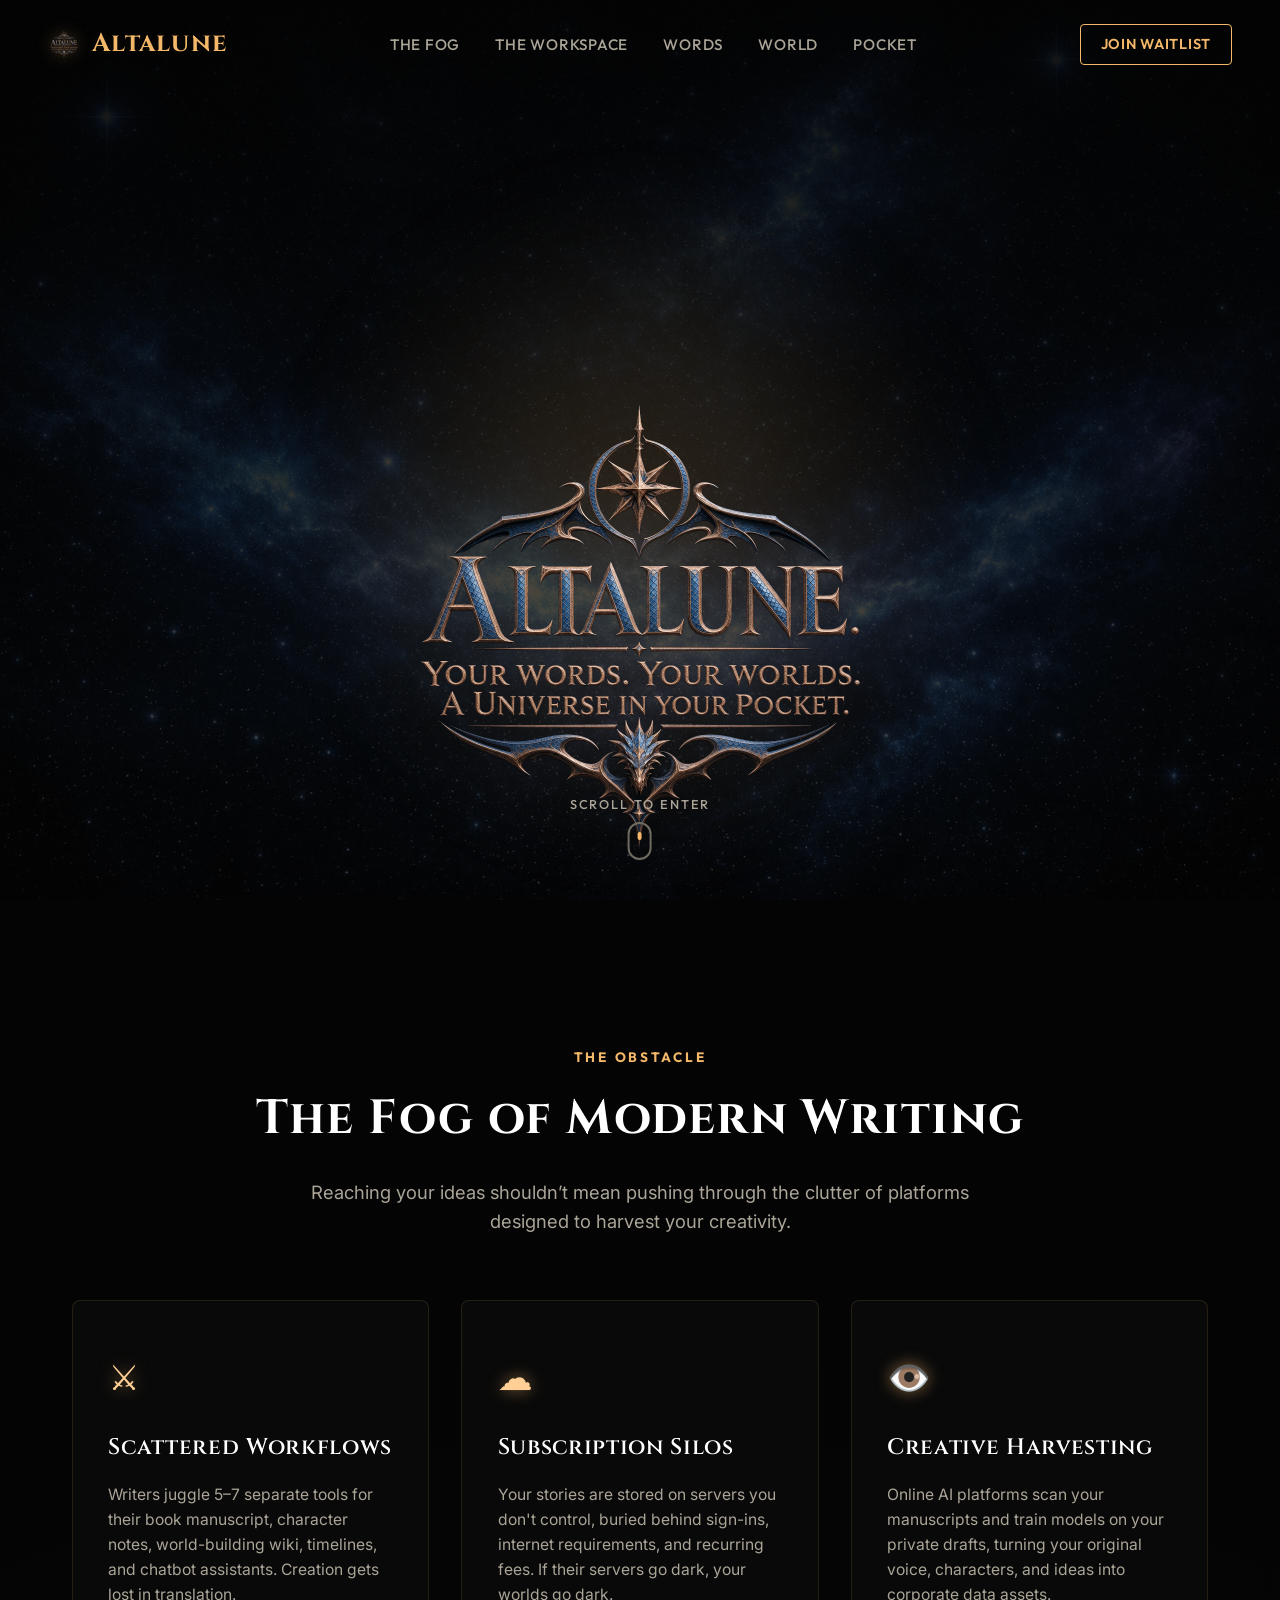
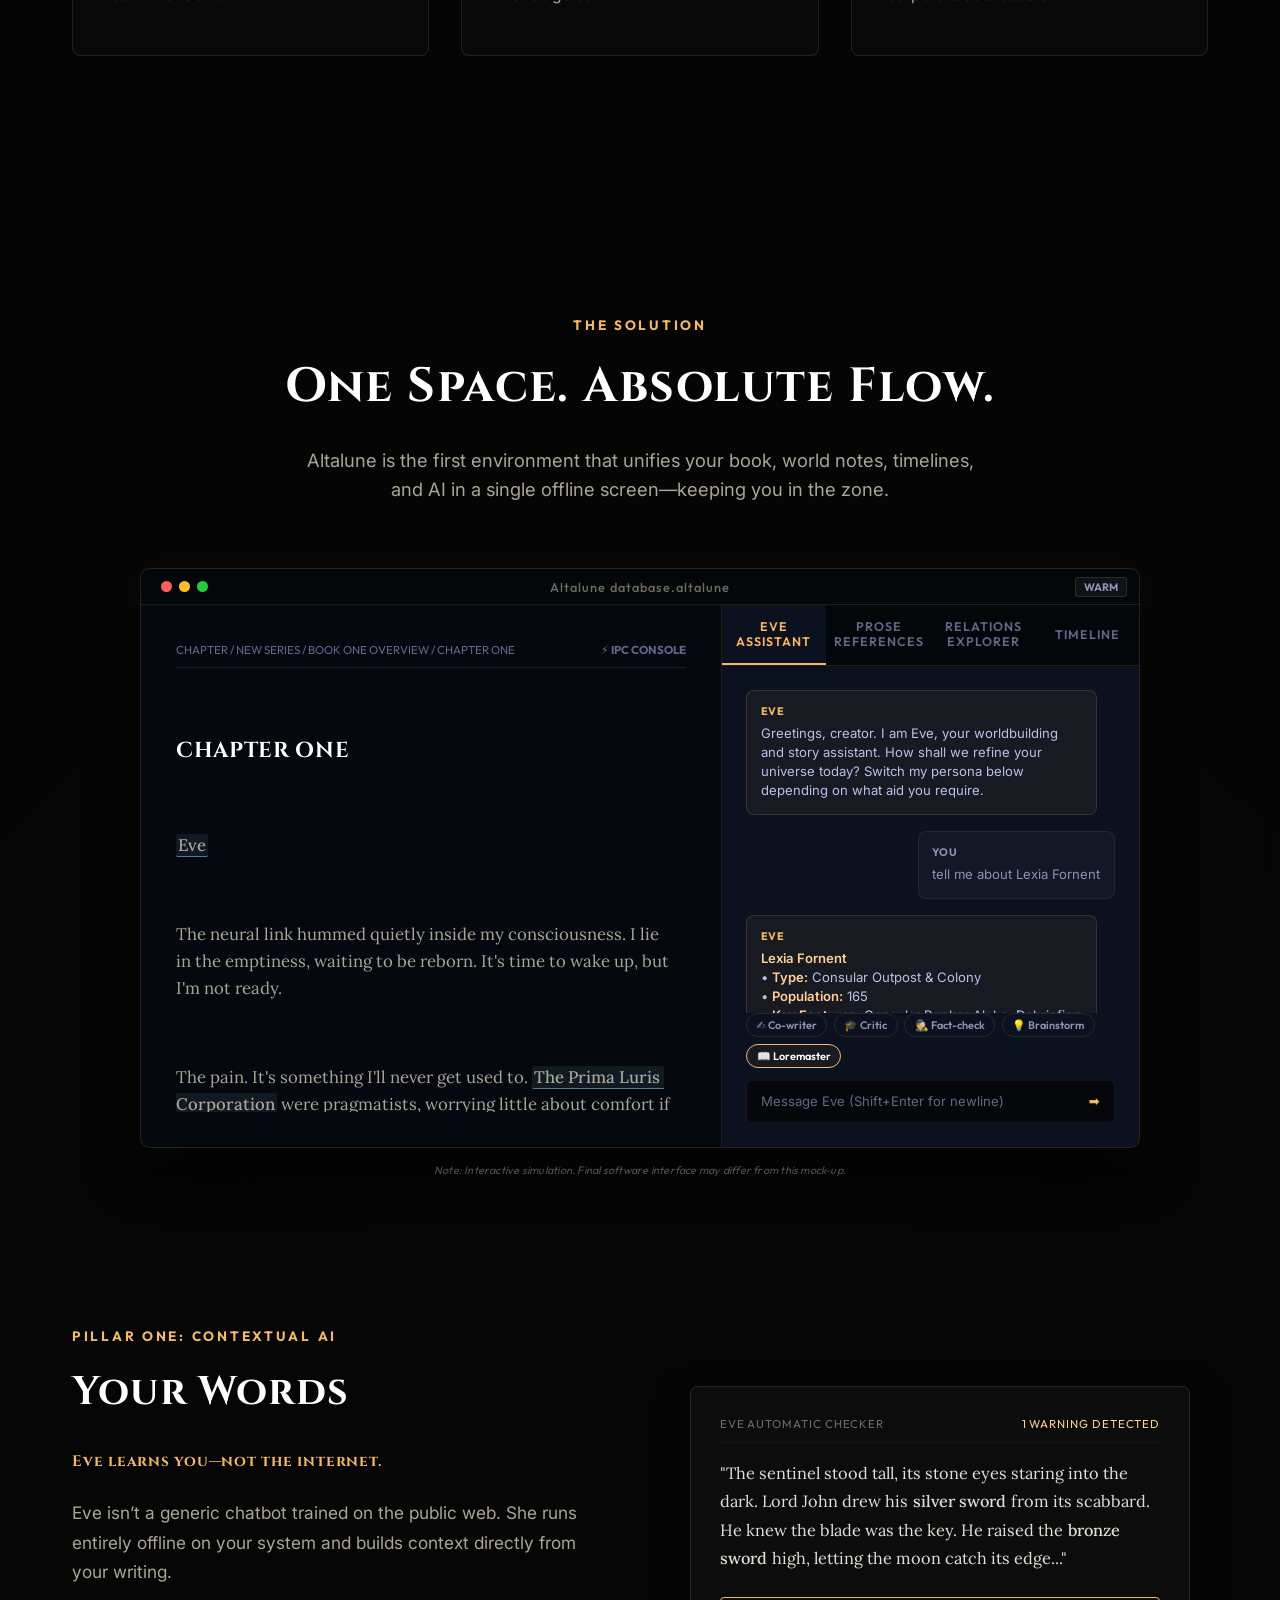
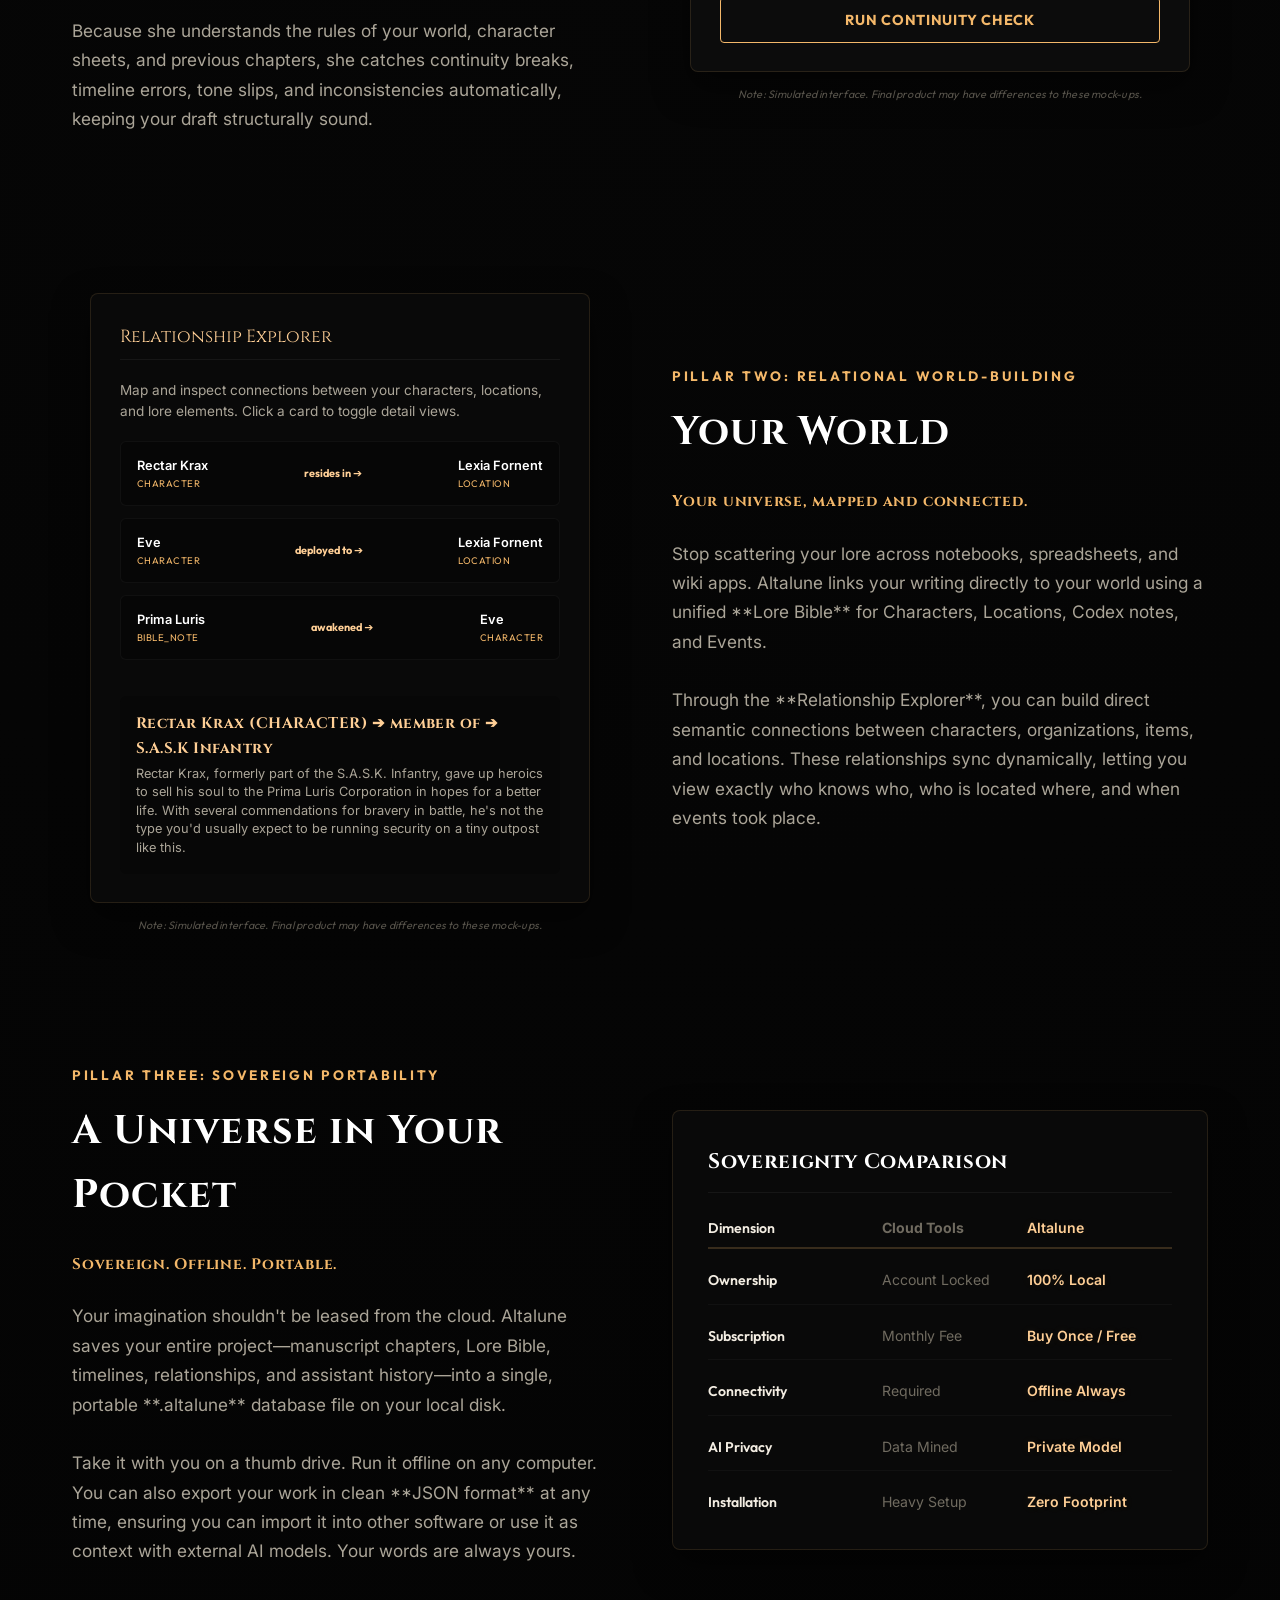
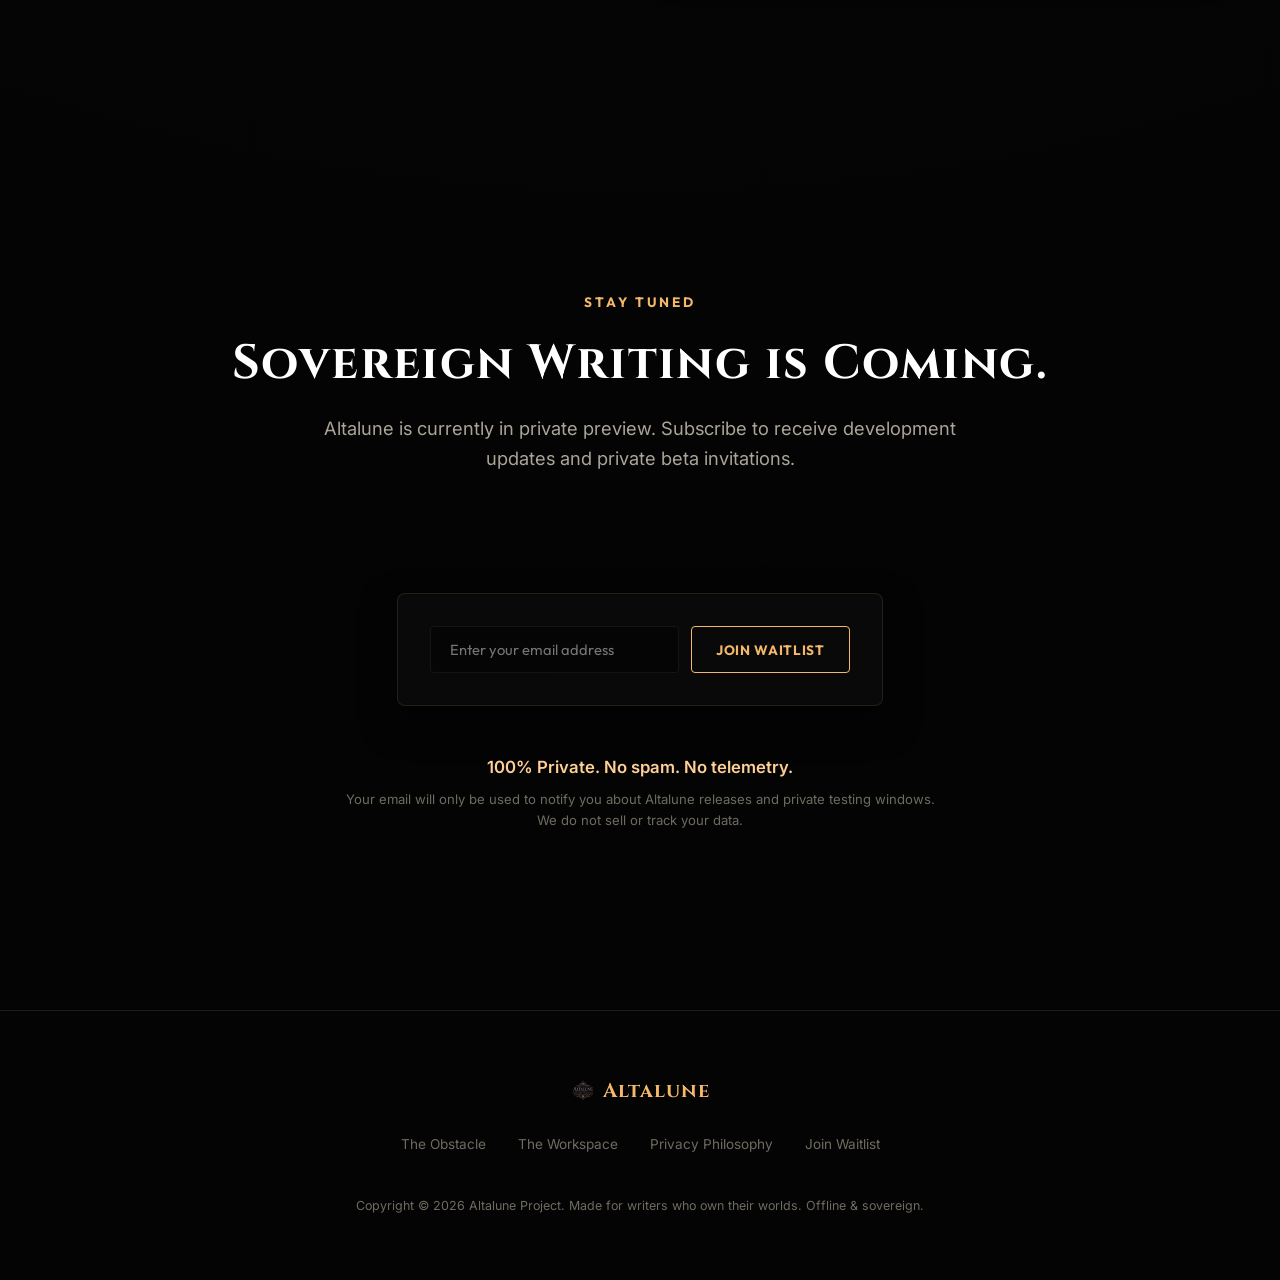
<file: index.html>
<!DOCTYPE html>
<html lang="en">
<head>
    <meta charset="UTF-8">
    <meta name="viewport" content="width=device-width, initial-scale=1.0">
    <title>Altalune — Your Words, Your Worlds, A Universe in Your Pocket</title>
    
    <!-- SEO Meta Tags -->
    <meta name="description" content="Altalune is the first offline, unified writing environment. Organize your book, world lore, timelines, characters, and contextual local AI (Eve) in a single sovereign workspace.">
    <meta name="keywords" content="writing app, worldbuilding, novel planner, offline writing software, local AI for writers, novelist environment, portable writing app">
    
    <!-- Stylesheet Link -->
    <link rel="stylesheet" href="css/global.css">
    
    <!-- Google Fonts Preconnect -->
    <link rel="preconnect" href="https://fonts.googleapis.com">
    <link rel="preconnect" href="https://fonts.gstatic.com" crossorigin>
</head>

<body>

    <!-- STICKY HEADER NAVIGATION -->
    <header class="header-nav" id="main-nav">
        <a href="#" class="nav-brand">
            <img src="assets/altalue logo.png" alt="Altalune Logo" class="nav-brand-logo">
            <h1 class="nav-brand-name">Altalune</h1>
        </a>
        <nav>
            <ul class="nav-links">
                <li><a href="#pain">The Fog</a></li>
                <li><a href="#unified">The Workspace</a></li>
                <li><a href="#words">Words</a></li>
                <li><a href="#world">World</a></li>
                <li><a href="#pocket">Pocket</a></li>
            </ul>
        </nav>
        <a href="#updates" class="nav-cta">Join Waitlist</a>
    </header>

    <!-- HERO SECTION — STARFIELD + LOGO PARALLAX -->
    <section id="hero">
        <div class="hero-glow-bg"></div>
        
        <div class="portal-container">
            <div class="logo-wrapper">
                <img src="assets/altalue logo.png" alt="Altalune Logo" class="hero-logo">
            </div>
        </div>

        <div class="scroll-indicator">
            <span>Scroll to enter</span>
            <div class="scroll-mouse"></div>
        </div>
    </section>

    <!-- PAIN SECTION — THE FOG OF MODERN WRITING -->
    <section id="pain">
        <div class="section-header">
            <span class="section-label">The Obstacle</span>
            <h2 class="section-title">The Fog of Modern Writing</h2>
            <p class="section-subtitle">Reaching your ideas shouldn’t mean pushing through the clutter of platforms designed to harvest your creativity.</p>
        </div>

        <div class="pain-grid">
            <div class="pain-card">
                <div class="pain-icon">⚔️</div>
                <h3 class="pain-card-title">Scattered Workflows</h3>
                <p class="pain-card-desc">Writers juggle 5–7 separate tools for their book manuscript, character notes, world-building wiki, timelines, and chatbot assistants. Creation gets lost in translation.</p>
            </div>
            
            <div class="pain-card">
                <div class="pain-icon">☁️</div>
                <h3 class="pain-card-title">Subscription Silos</h3>
                <p class="pain-card-desc">Your stories are stored on servers you don't control, buried behind sign-ins, internet requirements, and recurring fees. If their servers go dark, your worlds go dark.</p>
            </div>

            <div class="pain-card">
                <div class="pain-icon">👁️</div>
                <h3 class="pain-card-title">Creative Harvesting</h3>
                <p class="pain-card-desc">Online AI platforms scan your manuscripts and train models on your private drafts, turning your original voice, characters, and ideas into corporate data assets.</p>
            </div>
        </div>
    </section>

    <!-- UNIFIED SECTION — THE WORKSPACE MOCKUP -->
    <section id="unified">
        <div class="section-header">
            <span class="section-label">The Solution</span>
            <h2 class="section-title">One Space. Absolute Flow.</h2>
            <p class="section-subtitle">Altalune is the first environment that unifies your book, world notes, timelines, and AI in a single offline screen—keeping you in the zone.</p>
        </div>

        <!-- Interactive Workspace Mockup -->
        <div class="mockup-container theme-dark">
            <div class="window-header">
                <div class="window-controls">
                    <span class="window-dot dot-red"></span>
                    <span class="window-dot dot-yellow"></span>
                    <span class="window-dot dot-green"></span>
                </div>
                <span class="window-title">Altalune database.altalune</span>
                <div class="window-theme-select">
                    <button class="window-theme-btn" id="btn-mock-theme-toggle">WARM</button>
                </div>
            </div>
            <div class="window-layout">
                
                <!-- Left Pane: Editor -->
                <div class="workspace-editor" style="position: relative;">
                    <div class="editor-header-bar" style="display: flex; justify-content: space-between; margin-bottom: 1rem; border-bottom: 1px solid var(--mock-border); padding-bottom: 0.5rem; font-family: var(--font-ui); font-size: 0.72rem; color: var(--mock-text-dark);">
                        <span style="text-transform: uppercase;">CHAPTER / New Series / Book One Overview / CHAPTER ONE</span>
                        <span style="font-weight: bold; cursor: pointer;">⚡ IPC CONSOLE</span>
                    </div>
                    
                    <div class="editor-content" id="mock-editor-text" style="font-family: 'Lora', Georgia, serif; font-size: 0.98rem; color: var(--mock-text-main); line-height: 1.6; height: 100%; overflow-y: auto; padding-right: 0.5rem; position: relative;">
                        <h3 class="editor-title" style="font-family: var(--font-title); font-size: 1.35rem; color: var(--mock-text-highlight); margin-bottom: 0.8rem; border-bottom: none; padding-bottom: 0;">CHAPTER ONE</h3>
                        <p style="margin-bottom: 0.75rem;"><span class="editor-highlight character" data-ref="eve">Eve</span></p>
                        <p style="margin-bottom: 0.75rem;">The neural link hummed quietly inside my consciousness. I lie in the emptiness, waiting to be reborn. It's time to wake up, but I'm not ready.</p>
                        <p style="margin-bottom: 0.75rem;">The pain. It's something I'll never get used to. <span class="editor-highlight group" data-ref="prima-luris-corporation">The Prima Luris Corporation</span> were pragmatists, worrying little about comfort if it got in the way of practicality or the bottom line. The first shock hits me, and blurry lines of color start to focus in front of me. <span class="editor-highlight world" data-ref="lexia-fornent">Lexia Fornent</span>. Population 165. Consular Bunker Alpha. Debriefing room 2.</p>
                        <p style="margin-bottom: 0.75rem;">Just as the pain in my eyes begins to subside, the other systems begin to come online.</p>
                        <p style="margin-bottom: 0.75rem;">Hearing, smell, taste, touch. Jolts of pain awaken every part of me systematically, one piece at a time. I smell the burning of flesh. Taste blood in my mouth. Feel tears streaming down the sides of my face. Finally, the caretaker is satisfied with my vitals and releases my restraints. I shake as I lower my feet to the ground, careful to hold the handle of the storage unit as I struggle to stand.</p>
                        <p style="margin-bottom: 0.75rem;">Rectar</p>
                        <p style="margin-bottom: 0.75rem;"><span class="editor-highlight character" data-ref="rectar-krax">Rectar Krax</span> sat patiently in debriefing room 2 in outpost <span class="editor-highlight location" data-ref="lexia-fornent">Lexia Fornent</span>. He wonders which meatbag would be walking through the door this time. Every new skindiver just gave him the creeps. <span class="editor-highlight world" data-ref="prima-luris">Prima Luris</span> didn't care, though. They just keep recycling them untli they rot, these days.</p>
                        <p style="margin-bottom: 0.75rem;">There's a knock at the door, and he hits the button...</p>

                        <!-- Autocomplete Popover link helper -->
                        <div class="link-entity-popover" id="link-popover">
                            <div class="popover-header">Link to Bible Entity</div>
                            <ul class="popover-list">
                                <li class="popover-item active" data-pop="bunker-alpha">
                                    <span>Consular Bunker Alpha</span>
                                    <span class="popover-type">BIBLE_NOTE</span>
                                </li>
                                <li class="popover-item" data-pop="rectar">
                                    <span>Rectar Krax</span>
                                    <span class="popover-type">CHARACTER</span>
                                </li>
                                <li class="popover-item" data-pop="lexia">
                                    <span>Lexia Fornent</span>
                                    <span class="popover-type">LOCATION</span>
                                </li>
                                <li class="popover-item" data-pop="prima">
                                    <span>Prima Luris</span>
                                    <span class="popover-type">ORGANIZATION</span>
                                </li>
                            </ul>
                        </div>
                    </div>
                </div>

                <!-- Right Pane: Interactive Panels -->
                <div class="workspace-sidebar">
                    <div class="sidebar-tabs">
                        <button class="sidebar-tab active" data-tab="tab-eve">Eve Assistant</button>
                        <button class="sidebar-tab" data-tab="tab-references">Prose References</button>
                        <button class="sidebar-tab" data-tab="tab-relations">Relations Explorer</button>
                        <button class="sidebar-tab" data-tab="tab-timeline">Timeline</button>
                    </div>

                    <!-- EVE ASSISTANT CHAT TAB -->
                    <div class="sidebar-tab-content active" id="tab-eve">
                        <div class="eve-panel">
                            <div class="eve-chat-area" id="eve-mock-chat">
                                <div class="chat-bubble eve">
                                    <div class="chat-sender eve">Eve</div>
                                    Greetings, creator. I am Eve, your worldbuilding and story assistant. How shall we refine your universe today? Switch my persona below depending on what aid you require.
                                </div>
                                <div class="chat-bubble user">
                                    <div class="chat-sender user">You</div>
                                    tell me about Lexia Fornent
                                </div>
                                <div class="chat-bubble eve">
                                    <div class="chat-sender eve">Eve</div>
                                    <strong>Lexia Fornent</strong><br>
                                    • <strong>Type:</strong> Consular Outpost & Colony<br>
                                    • <strong>Population:</strong> 165<br>
                                    • <strong>Key Features:</strong> Consular Bunker Alpha, Debriefing Room 2<br>
                                    • <strong>Sovereignty:</strong> Prima Luris Corporation jurisdiction
                                </div>
                            </div>
                            <div class="eve-modes-pills">
                                <button class="eve-mode-pill" data-mode="cowriter">✍️ Co-writer</button>
                                <button class="eve-mode-pill" data-mode="critic">🎓 Critic</button>
                                <button class="eve-mode-pill" data-mode="factcheck">🕵️ Fact-check</button>
                                <button class="eve-mode-pill" data-mode="brainstorm">💡 Brainstorm</button>
                                <button class="eve-mode-pill active" data-mode="loremaster">📖 Loremaster</button>
                            </div>
                            <div class="eve-input-mock">
                                <span>Message Eve (Shift+Enter for newline)</span>
                                <div class="eve-input-send">➡️</div>
                            </div>
                        </div>
                    </div>

                    <!-- PROSE REFERENCES TAB -->
                    <div class="sidebar-tab-content" id="tab-references">
                        <div class="prose-references-panel" id="mock-prose-references">
                            <div class="reference-card" id="ref-card-eve">
                                <div class="reference-header">
                                    <h4 class="reference-title">Eve</h4>
                                    <span class="reference-type">CHARACTER</span>
                                </div>
                                <p class="reference-desc">The neural observer designed to guard and regulate skindiver containment protocols. Eve is an AI intelligence that has monitored skindiver lifespans under the Prima Luris Corporation.</p>
                                <div class="reference-fields">
                                    <span class="reference-field">Age: Unknown</span>
                                    <span class="reference-field">Role: Neural System Observer</span>
                                    <span class="reference-field">Status: Active</span>
                                </div>
                            </div>

                            <div class="reference-card" id="ref-card-prima-luris-corporation">
                                <div class="reference-header">
                                    <h4 class="reference-title">Prima Luris Corporation</h4>
                                    <span class="reference-type">ORGANIZATION</span>
                                </div>
                                <p class="reference-desc">A pragmatic corporate entity focused on skindiver recycling and resource management. They prioritize productivity and operation efficiency above all.</p>
                                <div class="reference-fields">
                                    <span class="reference-field">Category: Mega-corp</span>
                                </div>
                            </div>

                            <div class="reference-card" id="ref-card-prima-luris">
                                <div class="reference-header">
                                    <h4 class="reference-title">Prima Luris</h4>
                                    <span class="reference-type">WORLD</span>
                                </div>
                                <p class="reference-desc">The primary planetary sector and corporate domain that operates skindiving recycle protocols.</p>
                                <div class="reference-fields">
                                    <span class="reference-field">Category: Primary Domain</span>
                                </div>
                            </div>

                            <div class="reference-card" id="ref-card-lexia-fornent">
                                <div class="reference-header">
                                    <h4 class="reference-title">Lexia Fornent</h4>
                                    <span class="reference-type">LOCATION</span>
                                </div>
                                <p class="reference-desc">A consular outpost and containment base. Population: 165. Features Consular Bunker Alpha and debriefing room 2.</p>
                                <div class="reference-fields">
                                    <span class="reference-field">Category: Base</span>
                                    <span class="reference-field">Importance: High</span>
                                    <span class="reference-field">Type: Outpost</span>
                                </div>
                            </div>

                            <div class="reference-card" id="ref-card-rectar-krax">
                                <div class="reference-header">
                                    <h4 class="reference-title">Rectar Krax</h4>
                                    <span class="reference-type">CHARACTER</span>
                                </div>
                                <p class="reference-desc">A consular officer on Lexia Fornent. Responsible for monitoring skindiver vitals and debriefing newly awakened subjects inside Consular Bunker Alpha.</p>
                                <div class="reference-fields">
                                    <span class="reference-field">Role: Consular Officer</span>
                                    <span class="reference-field">Status: Active</span>
                                </div>
                            </div>
                        </div>
                    </div>

                    <!-- RELATIONSHIP EXPLORER TAB -->
                    <div class="sidebar-tab-content" id="tab-relations">
                        <div class="relations-panel">
                            <div class="relations-form">
                                <div class="relations-form-title">Add Connection</div>
                                <div class="relations-field-group">
                                    <span class="relations-label">Source Entity</span>
                                    <select class="relations-select"><option>Eve (character)</option></select>
                                </div>
                                <div class="relations-field-group">
                                    <span class="relations-label">Relation Type</span>
                                    <input type="text" class="relations-input" value="Resides on" disabled style="background: transparent;">
                                </div>
                                <div class="relations-field-group">
                                    <span class="relations-label">Target Entity</span>
                                    <select class="relations-select"><option>The Sector (world)</option></select>
                                </div>
                            </div>
                            <div class="relations-list">
                                <div class="relations-card">
                                    <div class="relations-entity">
                                        <span class="relations-entity-name">Rectar Krax</span>
                                        <span class="relations-entity-type">CHARACTER</span>
                                    </div>
                                    <div class="relations-arrow">
                                        <span class="relations-arrow-line">stationed at ➔</span>
                                    </div>
                                    <div class="relations-entity">
                                        <span class="relations-entity-name">Lexia Fornent</span>
                                        <span class="relations-entity-type">LOCATION</span>
                                    </div>
                                </div>
                                <div class="relations-card">
                                    <div class="relations-entity">
                                        <span class="relations-entity-name">Eve</span>
                                        <span class="relations-entity-type">CHARACTER</span>
                                    </div>
                                    <div class="relations-arrow">
                                        <span class="relations-arrow-line">monitored by ➔</span>
                                    </div>
                                    <div class="relations-entity">
                                        <span class="relations-entity-name">Prima Luris</span>
                                        <span class="relations-entity-type">ORGANIZATION</span>
                                    </div>
                                </div>
                            </div>
                        </div>
                    </div>

                    <!-- TIMELINE TAB -->
                    <div class="sidebar-tab-content" id="tab-timeline">
                        <div class="timeline-panel">
                            <div class="timeline-list">
                                <div class="timeline-item active">
                                    <div class="timeline-dot"></div>
                                    <div class="timeline-item-header">
                                        <span class="timeline-item-title">Chapter One</span>
                                        <span class="timeline-item-date">Jun 17, 04:33 PM</span>
                                    </div>
                                    <div class="timeline-item-preview">Eve. The neural link hummed quietly...</div>
                                </div>
                                <div class="timeline-item">
                                    <div class="timeline-dot"></div>
                                    <div class="timeline-item-header">
                                        <span class="timeline-item-title">Chapter Two</span>
                                        <span class="timeline-item-date">Jun 17, 04:33 PM</span>
                                    </div>
                                    <div class="timeline-item-preview">Rectar Krax listened patiently...</div>
                                </div>
                                <div class="timeline-item">
                                    <div class="timeline-dot"></div>
                                    <div class="timeline-item-header">
                                        <span class="timeline-item-title">Chapter Three</span>
                                        <span class="timeline-item-date">Jun 17, 04:47 PM</span>
                                    </div>
                                    <div class="timeline-item-preview">For ages beyond recorded history...</div>
                                </div>
                                <div class="timeline-item">
                                    <div class="timeline-dot"></div>
                                    <div class="timeline-item-header">
                                        <span class="timeline-item-title">Chapter Four</span>
                                        <span class="timeline-item-date">Jun 17, 04:47 PM</span>
                                    </div>
                                    <div class="timeline-item-preview">Rectar Krax sat in debriefing room 2...</div>
                                </div>
                            </div>
                        </div>
                    </div> <!-- Close tab-timeline -->
                </div> <!-- Close workspace-sidebar -->
            </div> <!-- Close window-layout -->
        </div> <!-- Close mockup-container -->
        <div class="mockup-disclaimer">Note: Interactive simulation. Final software interface may differ from this mock-up.</div>
    </section>

    <!-- THREE PILLARS SECTIONS -->
    <section id="pillars">
        <div class="pillar-container">
            
            <!-- PILLAR 1: YOUR WORDS -->
            <div class="pillar-section" id="words">
                <div class="pillar-info">
                    <span class="section-label">Pillar One: Contextual AI</span>
                    <h2 class="pillar-title">Your Words</h2>
                    <p class="section-label" style="font-size: 0.95rem; margin-top: -0.5rem; margin-bottom: 1.5rem; text-transform: none; letter-spacing: 0.05em; font-family: var(--font-title);">Eve learns you—not the internet.</p>
                    <p class="pillar-description">
                        Eve isn’t a generic chatbot trained on the public web. She runs entirely offline on your system and builds context directly from your writing. 
                        <br><br>
                        Because she understands the rules of your world, character sheets, and previous chapters, she catches continuity breaks, timeline errors, tone slips, and inconsistencies automatically, keeping your draft structurally sound.
                    </p>
                </div>
                <div class="pillar-visual">
                    <!-- Interactive Eve Checker -->
                    <div class="words-widget">
                        <div class="words-widget-header">
                            <span>EVE AUTOMATIC CHECKER</span>
                            <span style="color: var(--bronze-bright);">1 WARNING DETECTED</span>
                        </div>
                        <div class="words-widget-text" id="words-demo-text">
                            "The sentinel stood tall, its stone eyes staring into the dark. Lord John drew his <span class="text-highlight-warn" id="highlight-1">silver sword</span> from its scabbard. He knew the blade was the key. He raised the <span class="text-highlight-warn error-glow" id="highlight-2">bronze sword</span> high, letting the moon catch its edge..."
                            
                            <!-- Tooltip popup inside widget -->
                            <div class="eve-tooltip" id="eve-tooltip">
                                <div class="eve-tooltip-header">
                                    <span class="eve-tooltip-icon">👁️</span>
                                    <span>Eve Continuity Check</span>
                                </div>
                                <div class="eve-tooltip-msg">
                                    Lord John's sword was established as <strong>silver</strong> in Chapter 2. In the following sentence, it is referred to as <strong>bronze</strong>.
                                </div>
                                <div class="eve-tooltip-actions">
                                    <button class="eve-btn eve-btn-primary" id="btn-fix-silver">Fix to Silver Sword</button>
                                    <button class="eve-btn eve-btn-secondary" id="btn-dismiss-tooltip">Dismiss</button>
                                </div>
                            </div>
                        </div>
                        <button class="words-widget-btn" id="words-demo-btn">Run Continuity Check</button>
                    </div>
                    <div class="mockup-disclaimer">Note: Simulated interface. Final product may have differences to these mock-ups.</div>
                </div>
            </div>

            <!-- PILLAR 2: YOUR WORLD -->
            <div class="pillar-section" id="world">
                <div class="pillar-info">
                    <span class="section-label">Pillar Two: Relational World-Building</span>
                    <h2 class="pillar-title">Your World</h2>
                    <p class="section-label" style="font-size: 0.95rem; margin-top: -0.5rem; margin-bottom: 1.5rem; text-transform: none; letter-spacing: 0.05em; font-family: var(--font-title);">Your universe, mapped and connected.</p>
                    <p class="pillar-description">
                        Stop scattering your lore across notebooks, spreadsheets, and wiki apps. Altalune links your writing directly to your world using a unified **Lore Bible** for Characters, Locations, Codex notes, and Events.
                        <br><br>
                        Through the **Relationship Explorer**, you can build direct semantic connections between characters, organizations, items, and locations. These relationships sync dynamically, letting you view exactly who knows who, who is located where, and when events took place.
                    </p>
                </div>
                <div class="pillar-visual">
                    <!-- Interactive Relationship Explorer Widget -->
                    <div class="relations-widget">
                        <div class="relations-widget-title">Relationship Explorer</div>
                        <p class="relations-widget-desc">Map and inspect connections between your characters, locations, and lore elements. Click a card to toggle detail views.</p>
                        <div class="relations-widget-cards" id="pillar-relations-list">
                            <div class="relations-widget-card active" data-rel="xavier">
                                <div class="relations-widget-entity">
                                    <span class="relations-widget-name">Rectar Krax</span>
                                    <span class="relations-widget-type">CHARACTER</span>
                                </div>
                                <div class="relations-widget-arrow">
                                    <span class="relations-widget-arrow-line">resides in ➔</span>
                                </div>
                                <div class="relations-widget-entity">
                                    <span class="relations-widget-name">Lexia Fornent</span>
                                    <span class="relations-widget-type">LOCATION</span>
                                </div>
                            </div>
                            
                            <div class="relations-widget-card" data-rel="eve-moon">
                                <div class="relations-widget-entity">
                                    <span class="relations-widget-name">Eve</span>
                                    <span class="relations-widget-type">CHARACTER</span>
                                </div>
                                <div class="relations-widget-arrow">
                                    <span class="relations-widget-arrow-line">deployed to ➔</span>
                                </div>
                                <div class="relations-widget-entity">
                                    <span class="relations-widget-name">Lexia Fornent</span>
                                    <span class="relations-widget-type">LOCATION</span>
                                </div>
                            </div>

                            <div class="relations-widget-card" data-rel="tbm">
                                <div class="relations-widget-entity">
                                    <span class="relations-widget-name">Prima Luris</span>
                                    <span class="relations-widget-type">BIBLE_NOTE</span>
                                </div>
                                <div class="relations-widget-arrow">
                                    <span class="relations-widget-arrow-line">awakened ➔</span>
                                </div>
                                <div class="relations-widget-entity">
                                    <span class="relations-widget-name">Eve</span>
                                    <span class="relations-widget-type">CHARACTER</span>
                                </div>
                            </div>
                        </div>

                        <!-- Relationship Detail Box -->
                        <div class="world-widget-info" style="margin-top: 1rem; background: rgba(0, 0, 0, 0.25); padding: 1rem; border-radius: 6px; min-height: 85px; text-align: left;" id="pillar-relations-info">
                            <h4 class="world-info-title" style="font-family: var(--font-title); font-size: 0.95rem; color: var(--bronze-bright); margin-bottom: 0.25rem;" id="rel-info-title">Rectar Krax (CHARACTER) ➔ member of ➔ S.A.S.K Infantry</h4>
                            <p style="font-size: 0.8rem; color: var(--text-muted); line-height: 1.45;" id="rel-info-desc">Rectar Krax, formerly part of the S.A.S.K. Infantry, gave up heroics to sell his soul to the Prima Luris Corporation in hopes for a better life. With several commendations for bravery in battle, he's not the type you'd usually expect to be running security on a tiny outpost like this.</p>
                        </div>
                    </div>
                    <div class="mockup-disclaimer">Note: Simulated interface. Final product may have differences to these mock-ups.</div>
                </div>
            </div>

            <!-- PILLAR 3: A UNIVERSE IN YOUR POCKET -->
            <div class="pillar-section" id="pocket">
                <div class="pillar-info">
                    <span class="section-label">Pillar Three: Sovereign Portability</span>
                    <h2 class="pillar-title">A Universe in Your Pocket</h2>
                    <p class="section-label" style="font-size: 0.95rem; margin-top: -0.5rem; margin-bottom: 1.5rem; text-transform: none; letter-spacing: 0.05em; font-family: var(--font-title);">Sovereign. Offline. Portable.</p>
                    <p class="pillar-description">
                        Your imagination shouldn't be leased from the cloud. Altalune saves your entire project—manuscript chapters, Lore Bible, timelines, relationships, and assistant history—into a single, portable **.altalune** database file on your local disk.
                        <br><br>
                        Take it with you on a thumb drive. Run it offline on any computer. You can also export your work in clean **JSON format** at any time, ensuring you can import it into other software or use it as context with external AI models. Your words are always yours.
                    </p>
                </div>
                <div class="pillar-visual">
                    <!-- Comparison Card -->
                    <div class="comparison-container">
                        <h3 class="comparison-title">Sovereignty Comparison</h3>
                        <div class="comparison-grid">
                            <div class="comparison-row" style="font-weight: bold; border-bottom: 2px solid rgba(244, 184, 106, 0.2); padding-bottom: 0.5rem;">
                                <div class="comparison-feature">Dimension</div>
                                <div class="comparison-cloud">Cloud Tools</div>
                                <div class="comparison-altalune">Altalune</div>
                            </div>
                            <div class="comparison-row">
                                <div class="comparison-feature">Ownership</div>
                                <div class="comparison-cloud">Account Locked</div>
                                <div class="comparison-altalune">100% Local</div>
                            </div>
                            <div class="comparison-row">
                                <div class="comparison-feature">Subscription</div>
                                <div class="comparison-cloud">Monthly Fee</div>
                                <div class="comparison-altalune">Buy Once / Free</div>
                            </div>
                            <div class="comparison-row">
                                <div class="comparison-feature">Connectivity</div>
                                <div class="comparison-cloud">Required</div>
                                <div class="comparison-altalune">Offline Always</div>
                            </div>
                            <div class="comparison-row">
                                <div class="comparison-feature">AI Privacy</div>
                                <div class="comparison-cloud">Data Mined</div>
                                <div class="comparison-altalune">Private Model</div>
                            </div>
                            <div class="comparison-row">
                                <div class="comparison-feature">Installation</div>
                                <div class="comparison-cloud">Heavy Setup</div>
                                <div class="comparison-altalune">Zero Footprint</div>
                            </div>
                        </div>
                    </div>
                </div>
            </div>

        </div>
    </section>

    <!-- UPDATES / CALL TO ACTION -->
    <section id="updates">
        <div class="section-header">
            <span class="section-label">Stay Tuned</span>
            <h2 class="section-title" style="margin-bottom: 0.75rem;">Sovereign Writing is Coming.</h2>
            <p class="section-subtitle">Altalune is currently in private preview. Subscribe to receive development updates and private beta invitations.</p>
        </div>

        <div class="subscribe-container glow-box">
            <form class="subscribe-form" id="subscribe-form">
                <input type="email" placeholder="Enter your email address" class="subscribe-input" id="subscribe-email" required>
                <button type="submit" class="subscribe-btn" id="subscribe-btn">Join Waitlist</button>
            </form>
        </div>

        <div class="download-license-note" style="margin-top: 3rem;">
            <p><strong>100% Private. No spam. No telemetry.</strong></p>
            <p style="font-size: 0.82rem; margin-top: 0.5rem; color: var(--text-dark);">Your email will only be used to notify you about Altalune releases and private testing windows. We do not sell or track your data.</p>
        </div>
    </section>

    <!-- FOOTER -->
    <footer class="site-footer">
        <div class="footer-content">
            <div class="footer-logo">
                <img src="assets/altalue logo.png" alt="Altalune Logo" class="footer-logo-img">
                <span class="footer-logo-text">Altalune</span>
            </div>
            
            <ul class="footer-links">
                <li><a href="#pain">The Obstacle</a></li>
                <li><a href="#unified">The Workspace</a></li>
                <li><a href="#words">Privacy Philosophy</a></li>
                <li><a href="#updates">Join Waitlist</a></li>
            </ul>
            
            <p class="copyright">Copyright &copy; 2026 Altalune Project. Made for writers who own their worlds. Offline & sovereign.</p>
        </div>
    </footer>

    <!-- Script Links -->
    <script src="scroll.js"></script>

</body>
</html>
</file>
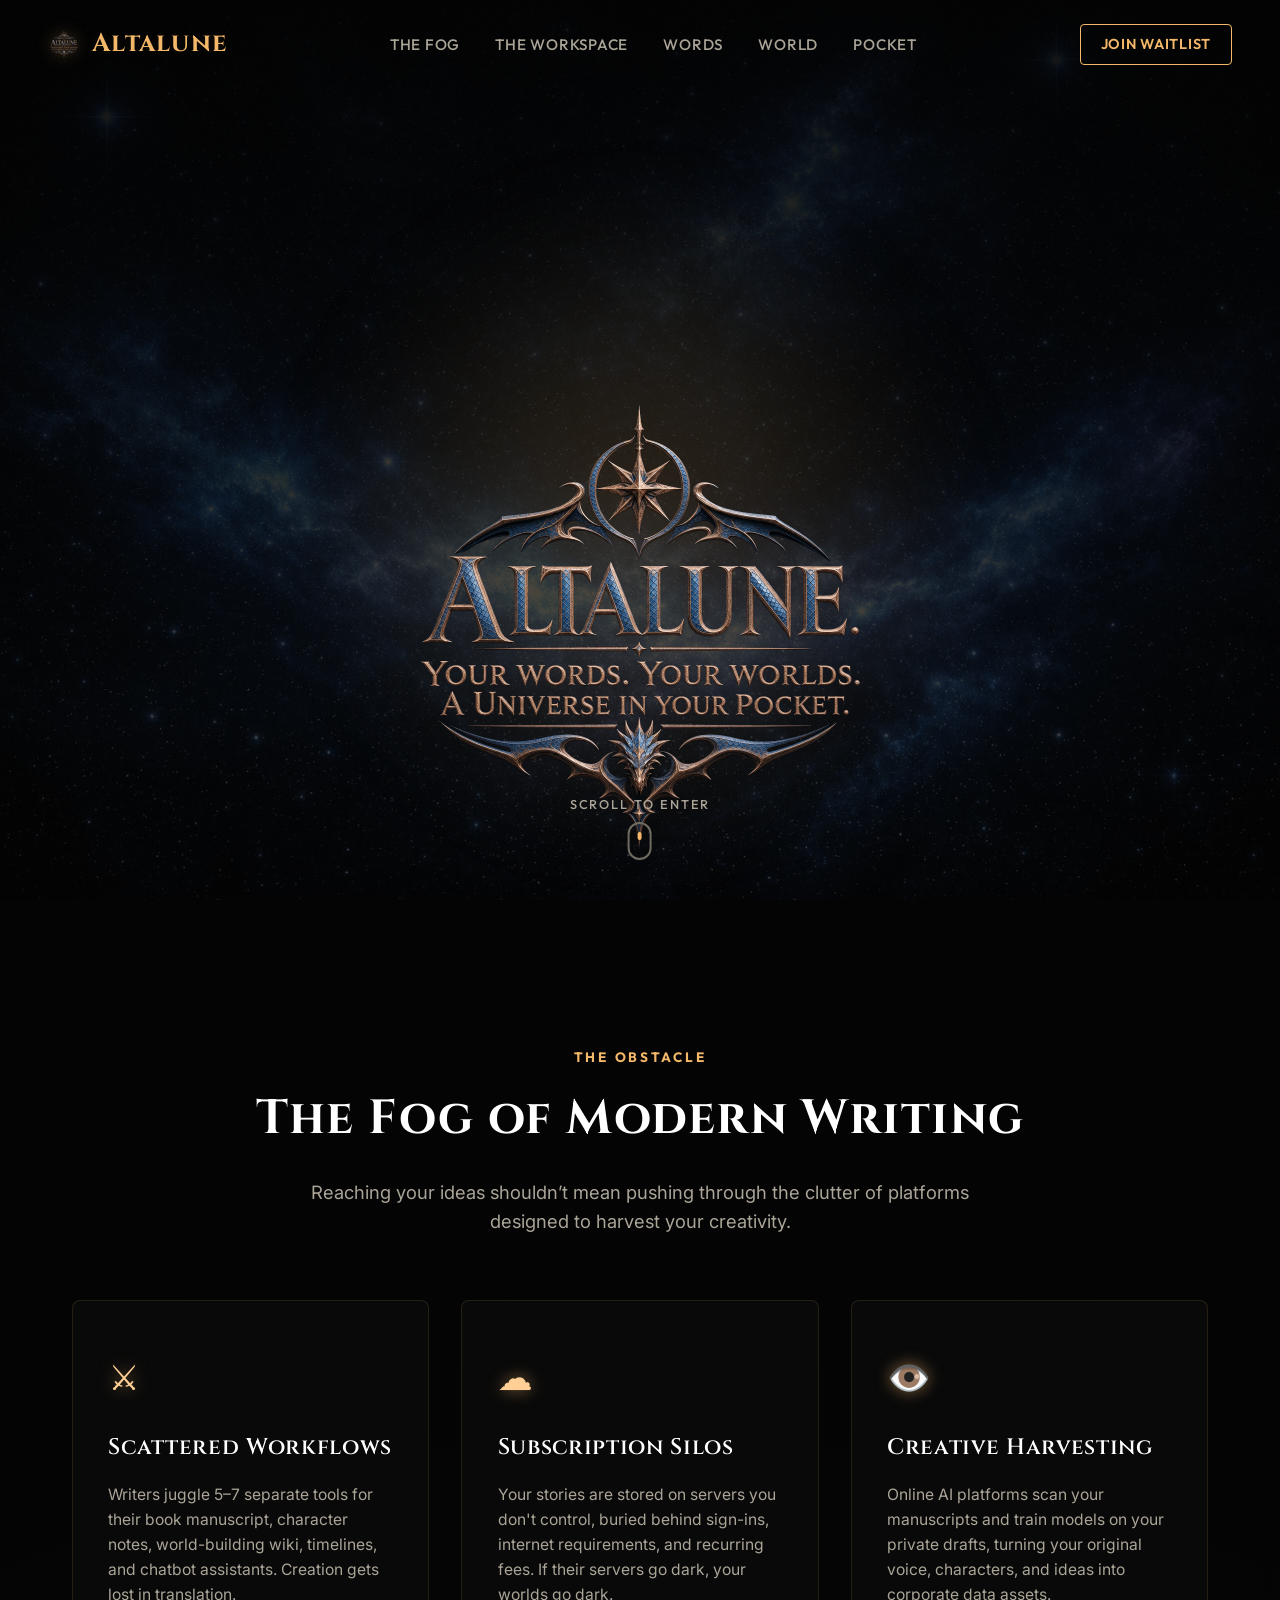
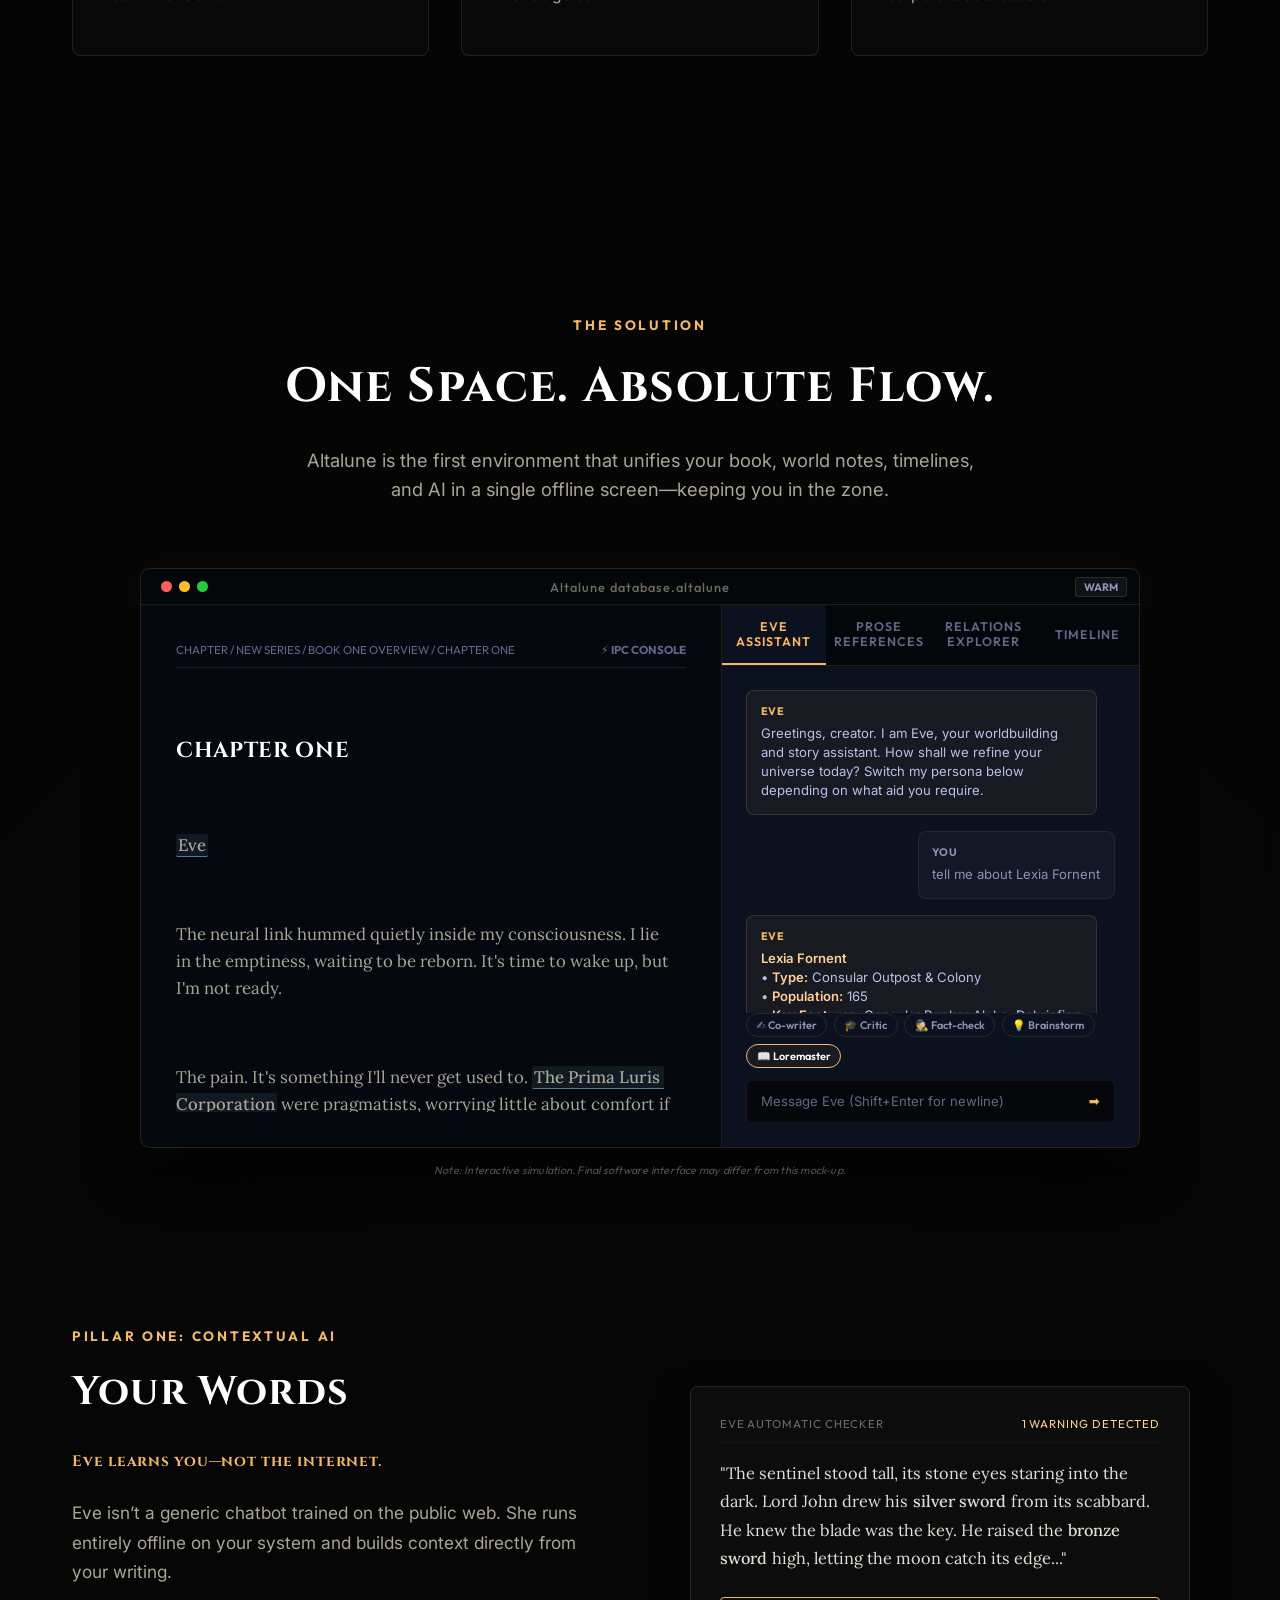
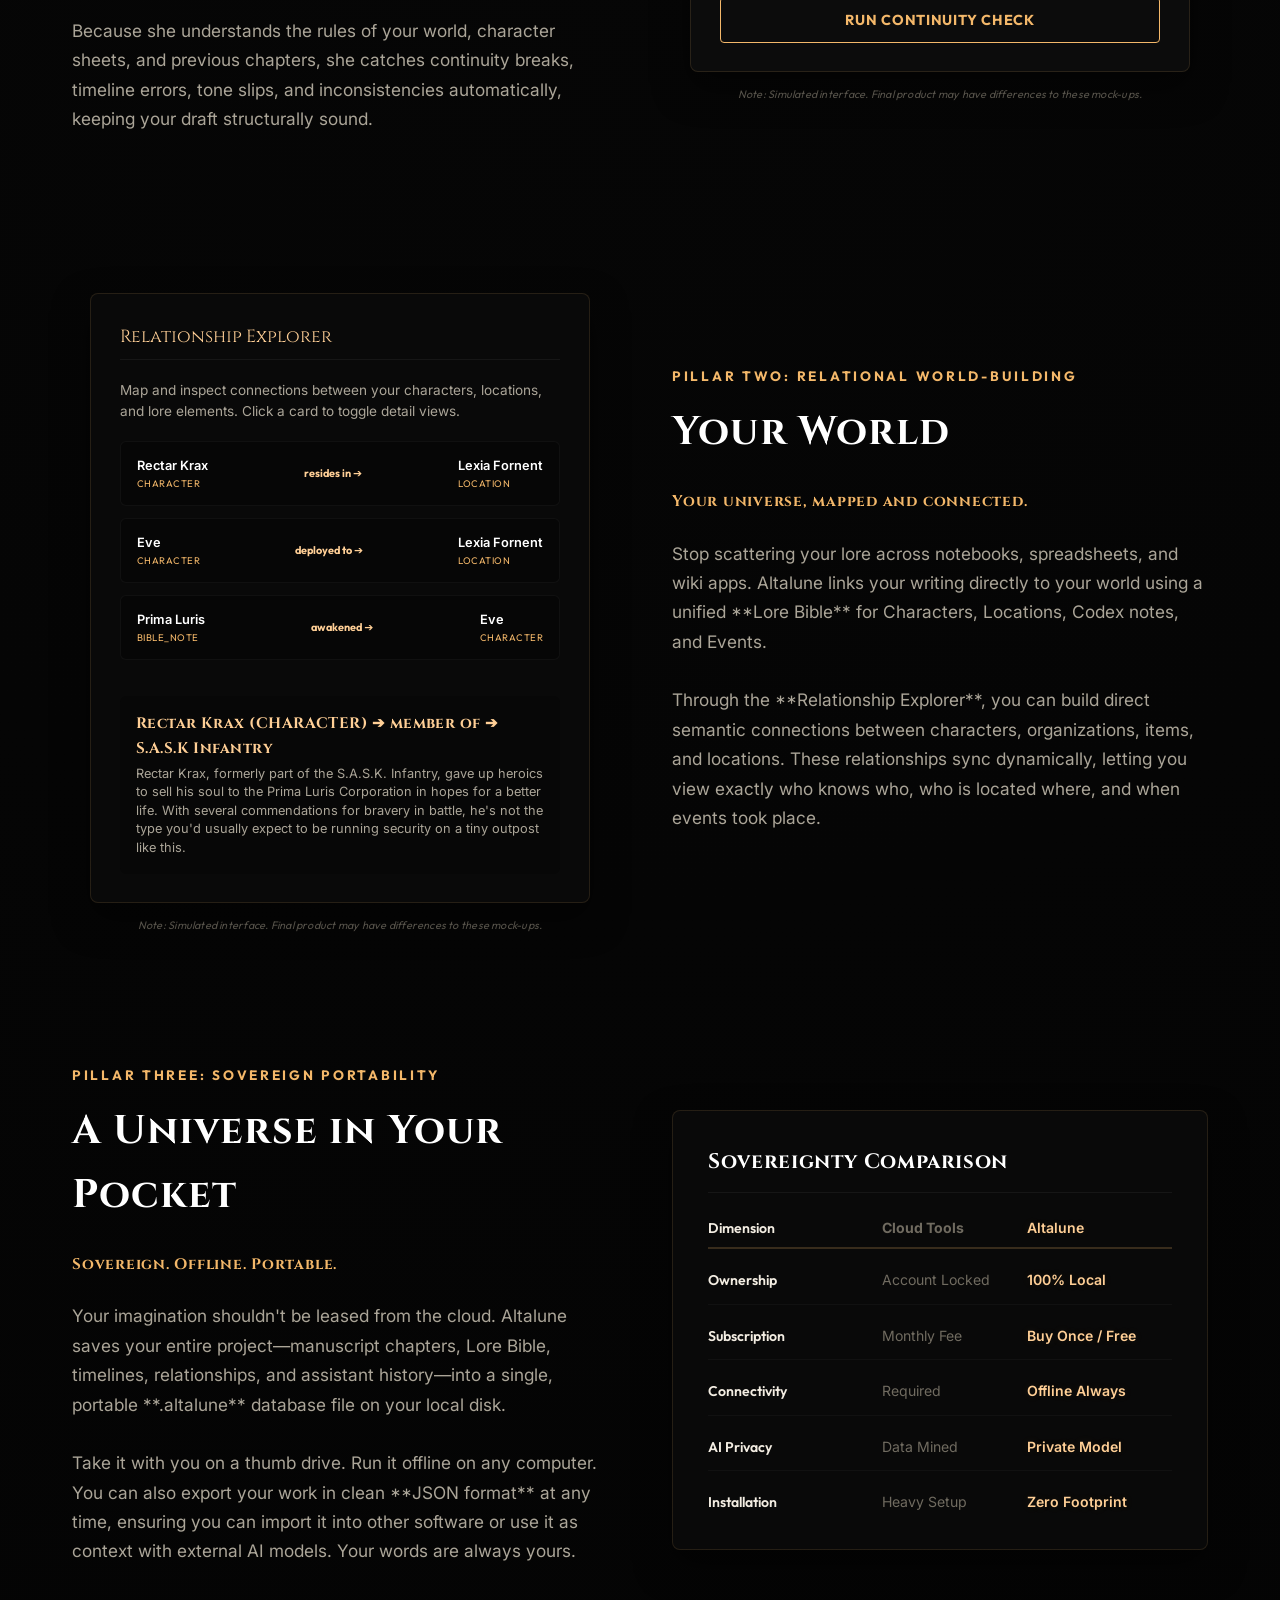
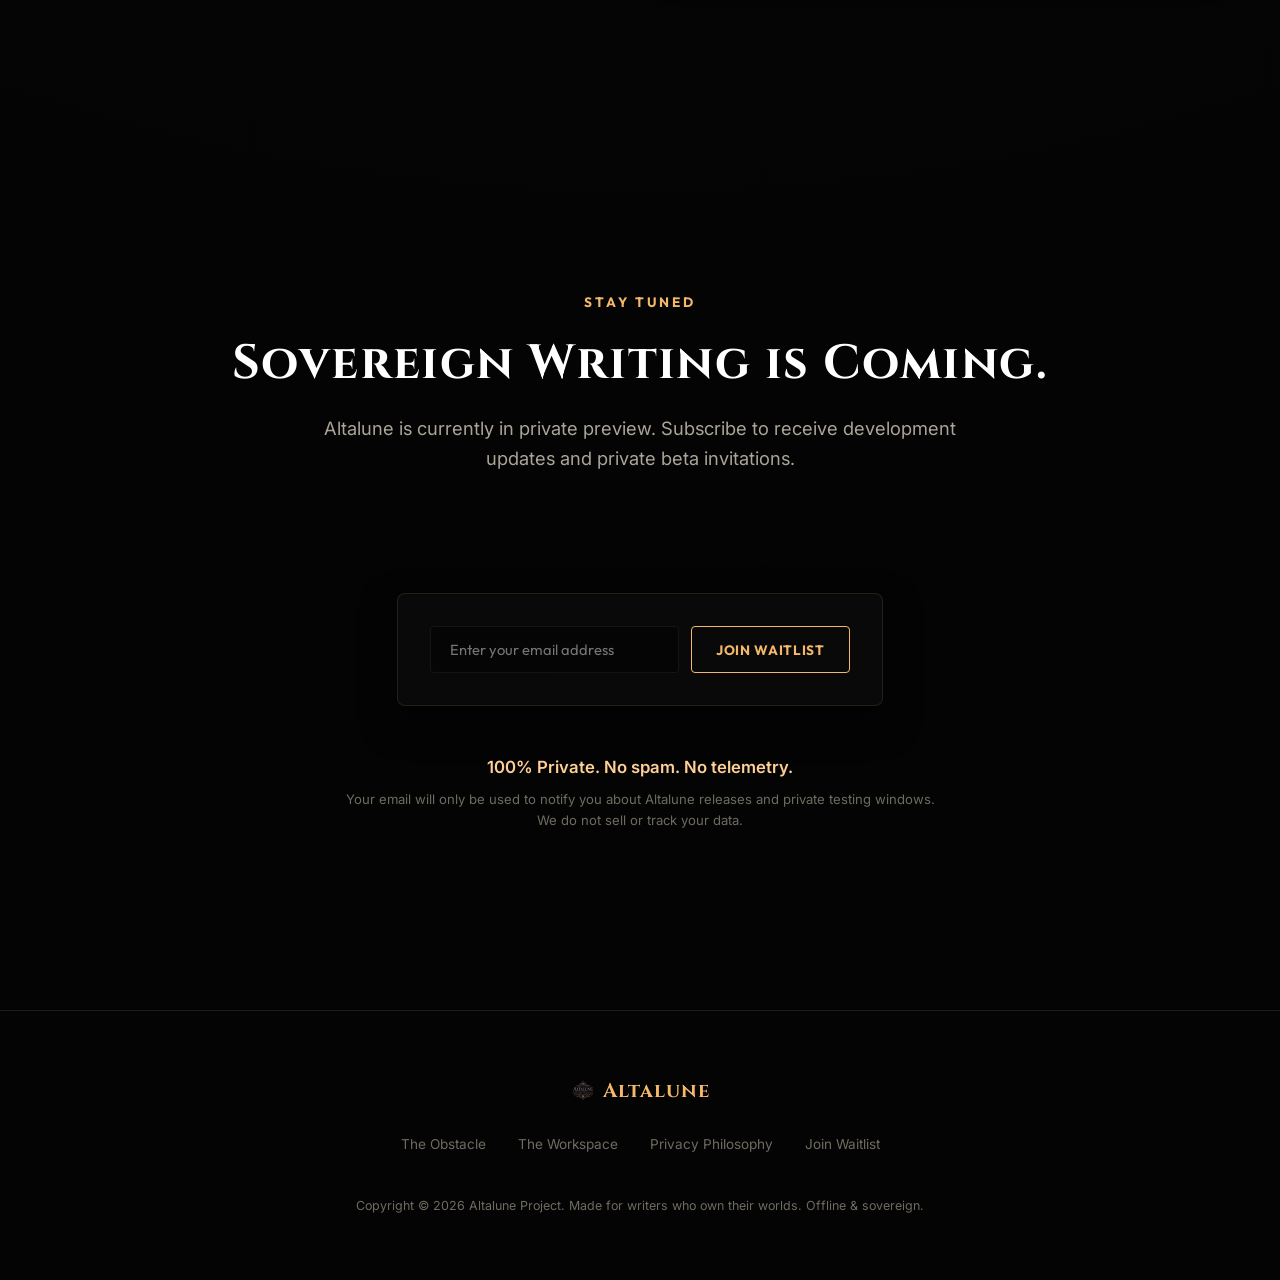
<file: universe-in-your-pocket/index.html>
<!DOCTYPE html>
<html lang="en">
<head>
    <meta charset="UTF-8">
    <meta name="viewport" content="width=device-width, initial-scale=1.0">
    <title>Redirecting...</title>
    <script>
        window.location.replace("../index.html#pocket");
    </script>
</head>
<body>
    <p>Redirecting to <a href="../index.html#pocket">Altalune — A Universe in Your Pocket</a>...</p>
</body>
</html>
</file>
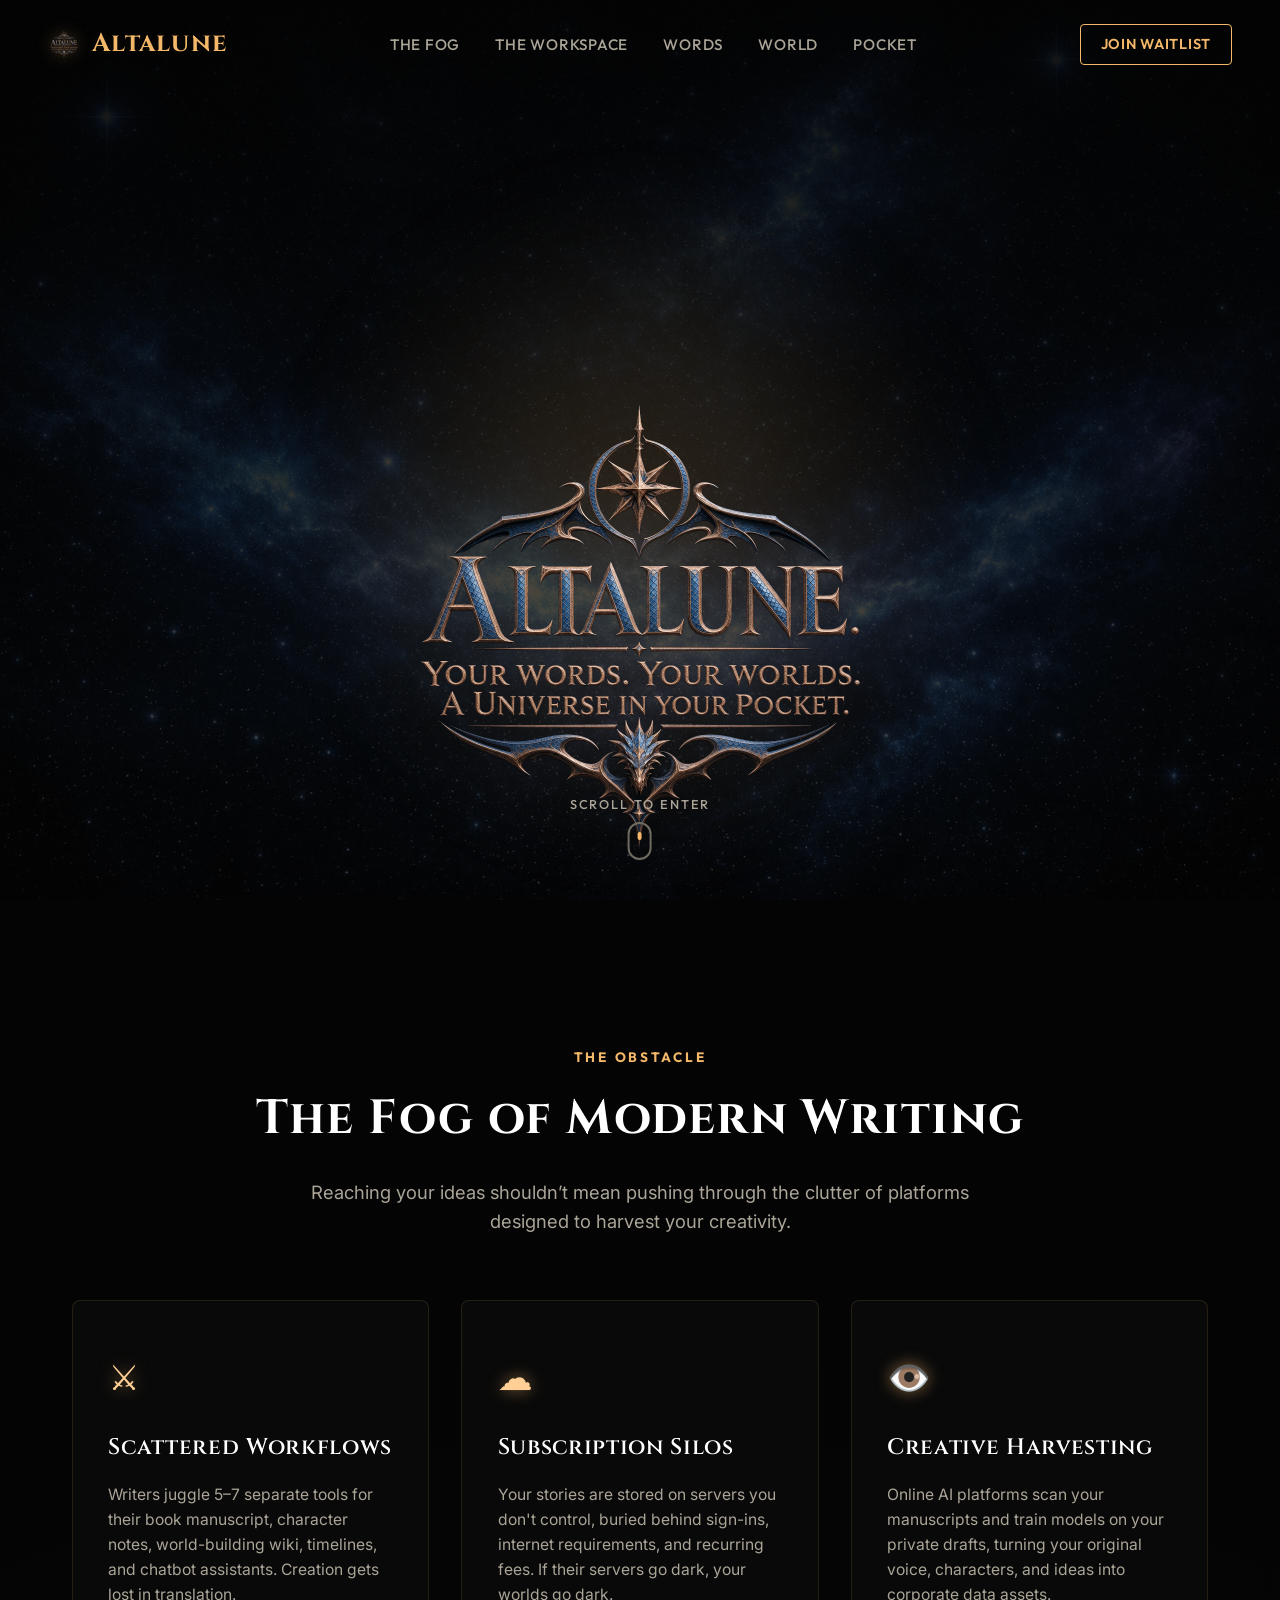
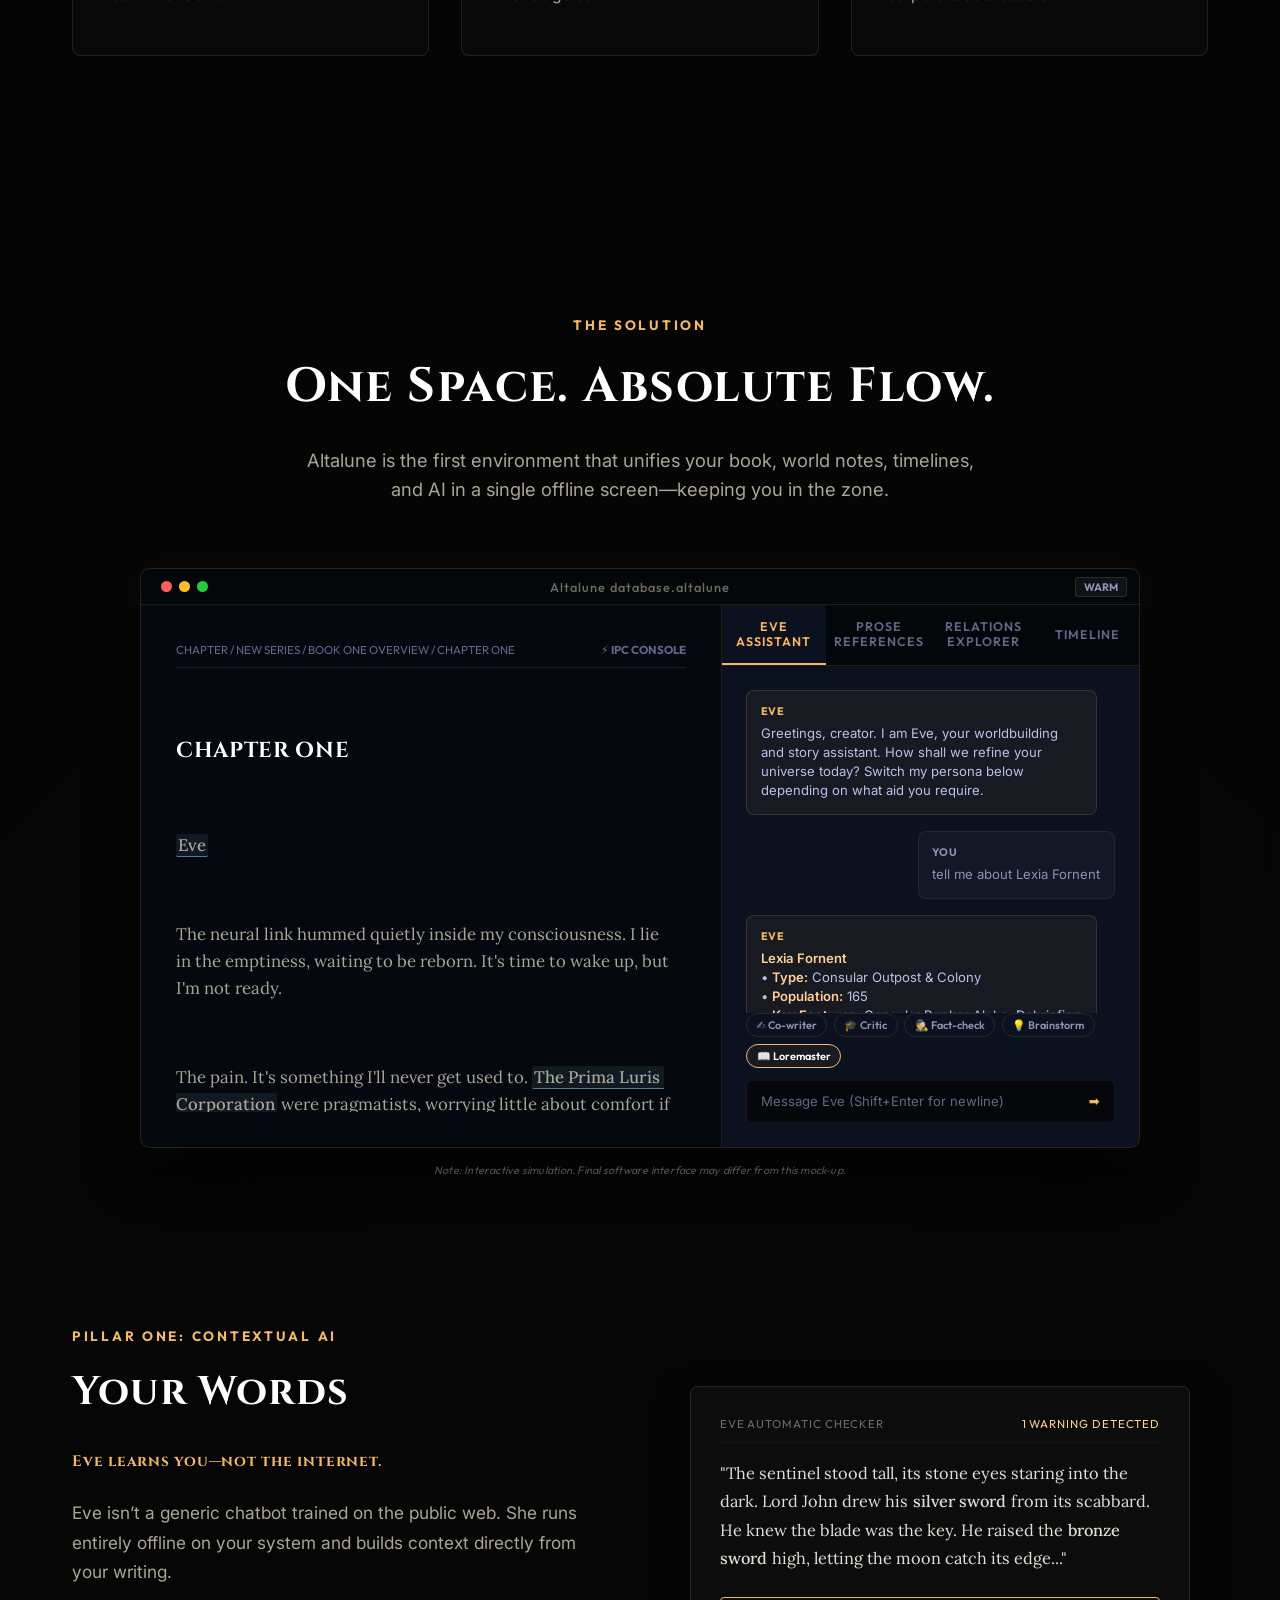
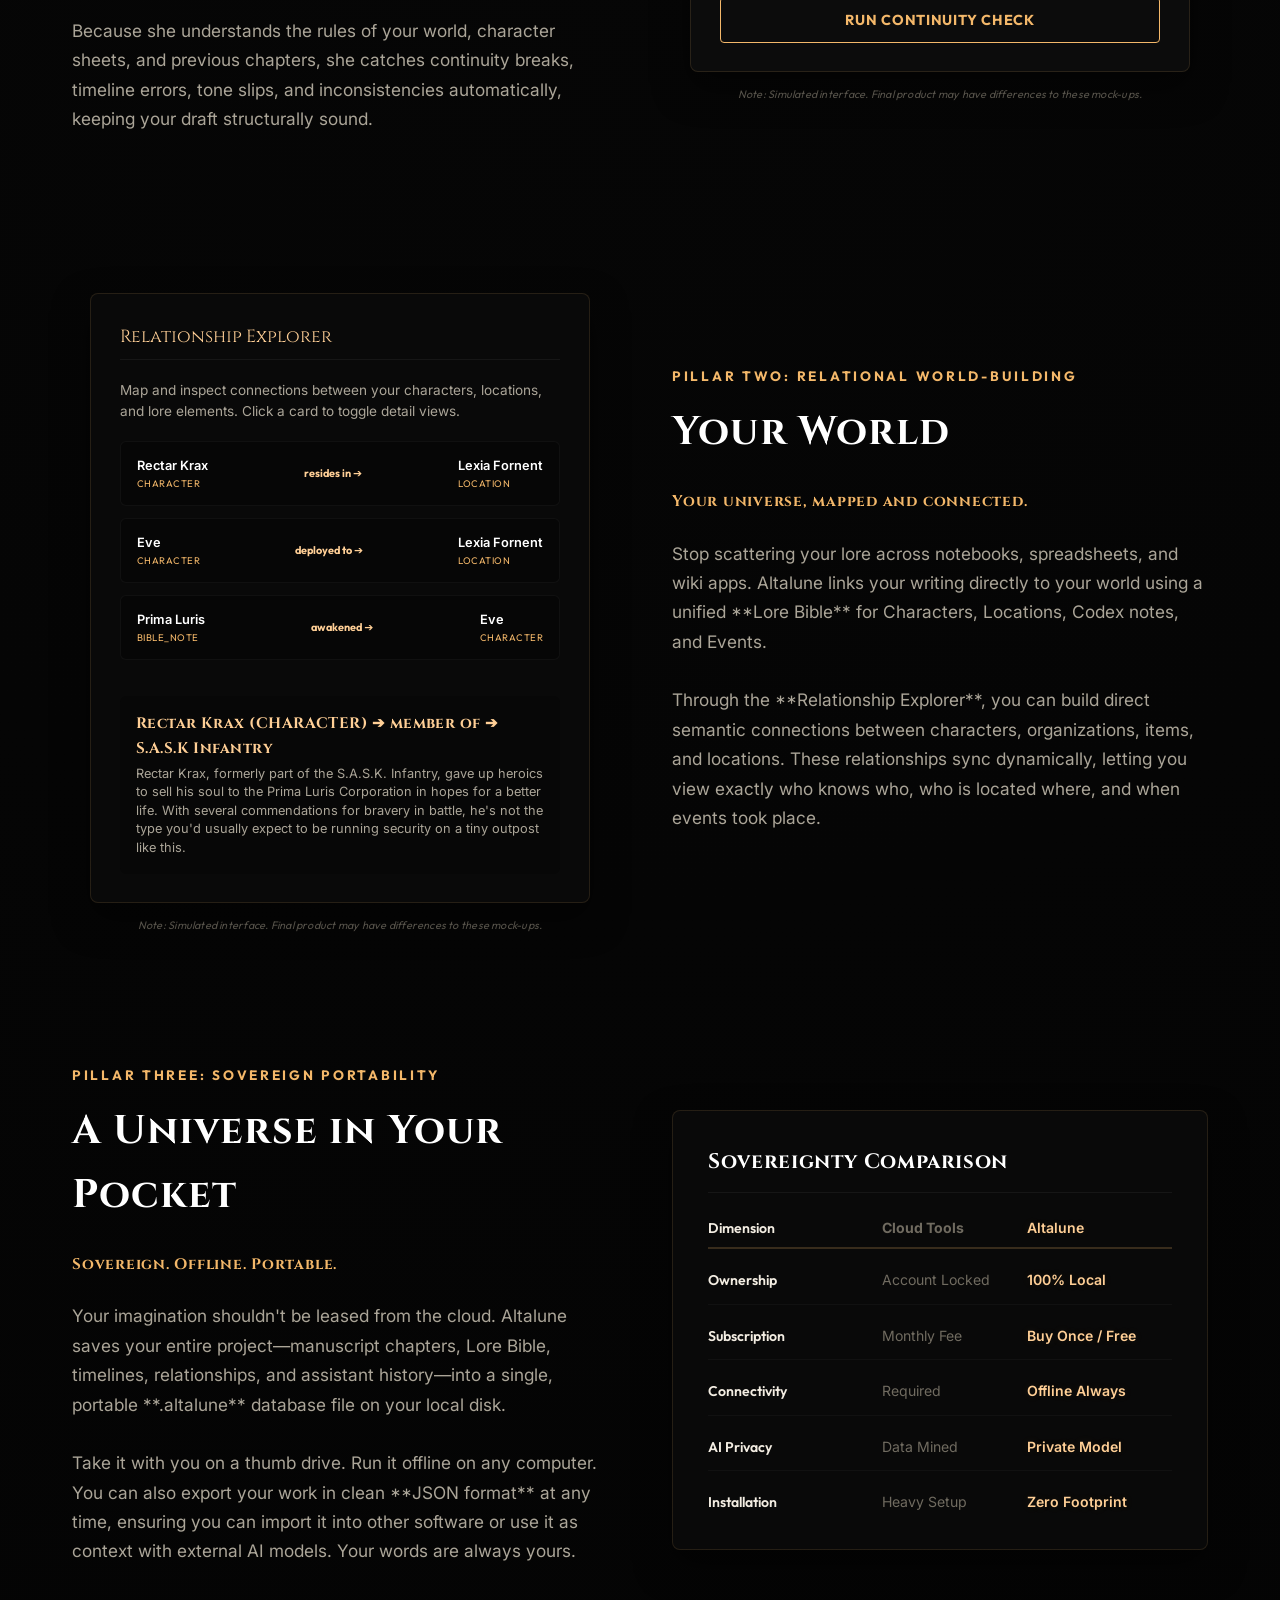
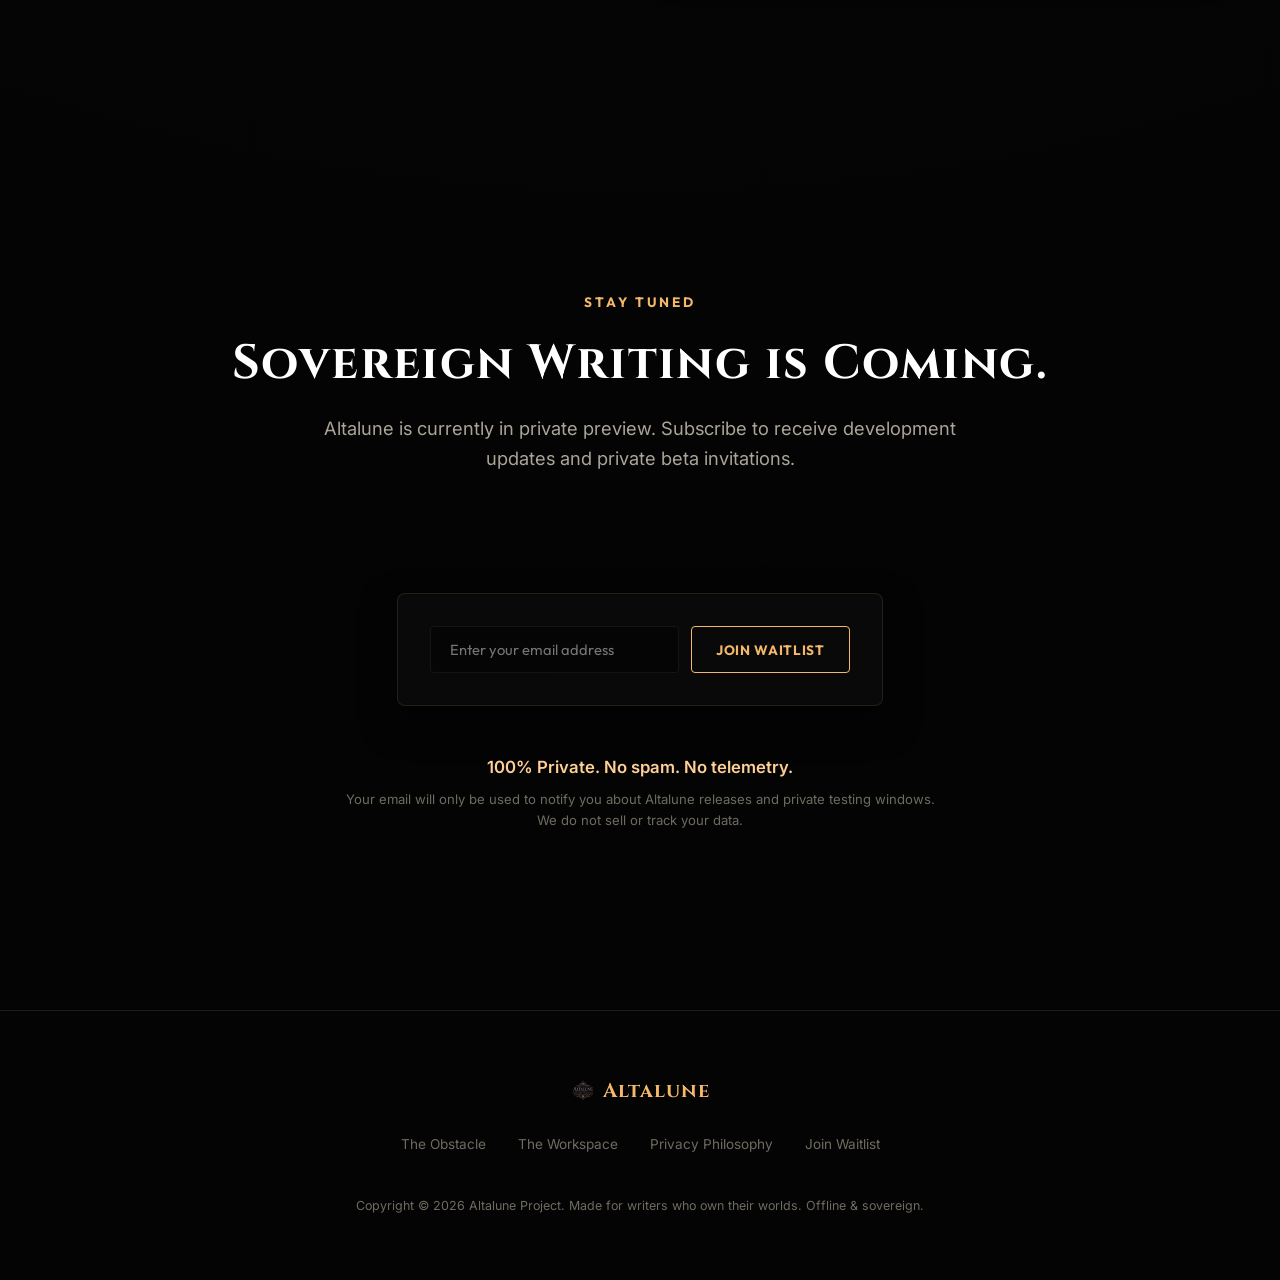
<file: your-words/index.html>
<!DOCTYPE html>
<html lang="en">
<head>
    <meta charset="UTF-8">
    <meta name="viewport" content="width=device-width, initial-scale=1.0">
    <title>Redirecting...</title>
    <script>
        window.location.replace("../index.html#words");
    </script>
</head>
<body>
    <p>Redirecting to <a href="../index.html#words">Altalune — Your Words</a>...</p>
</body>
</html>
</file>
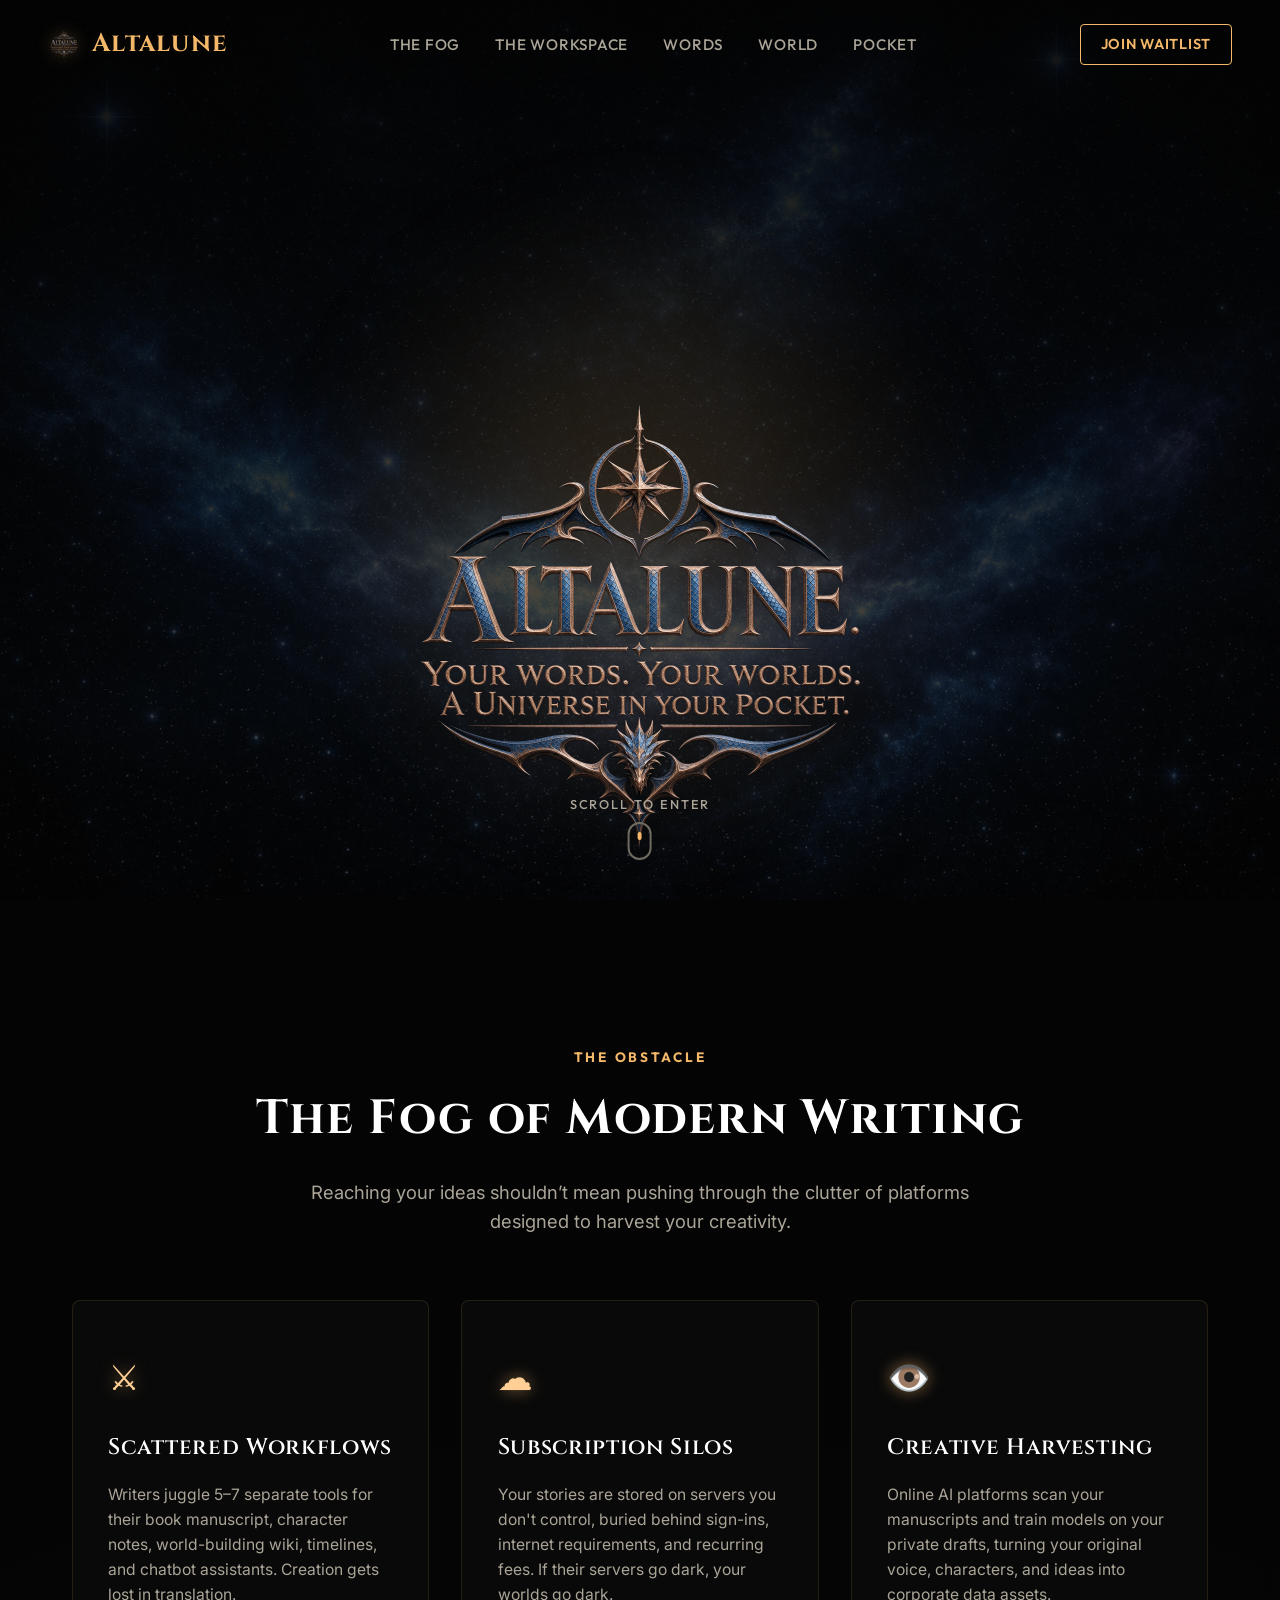
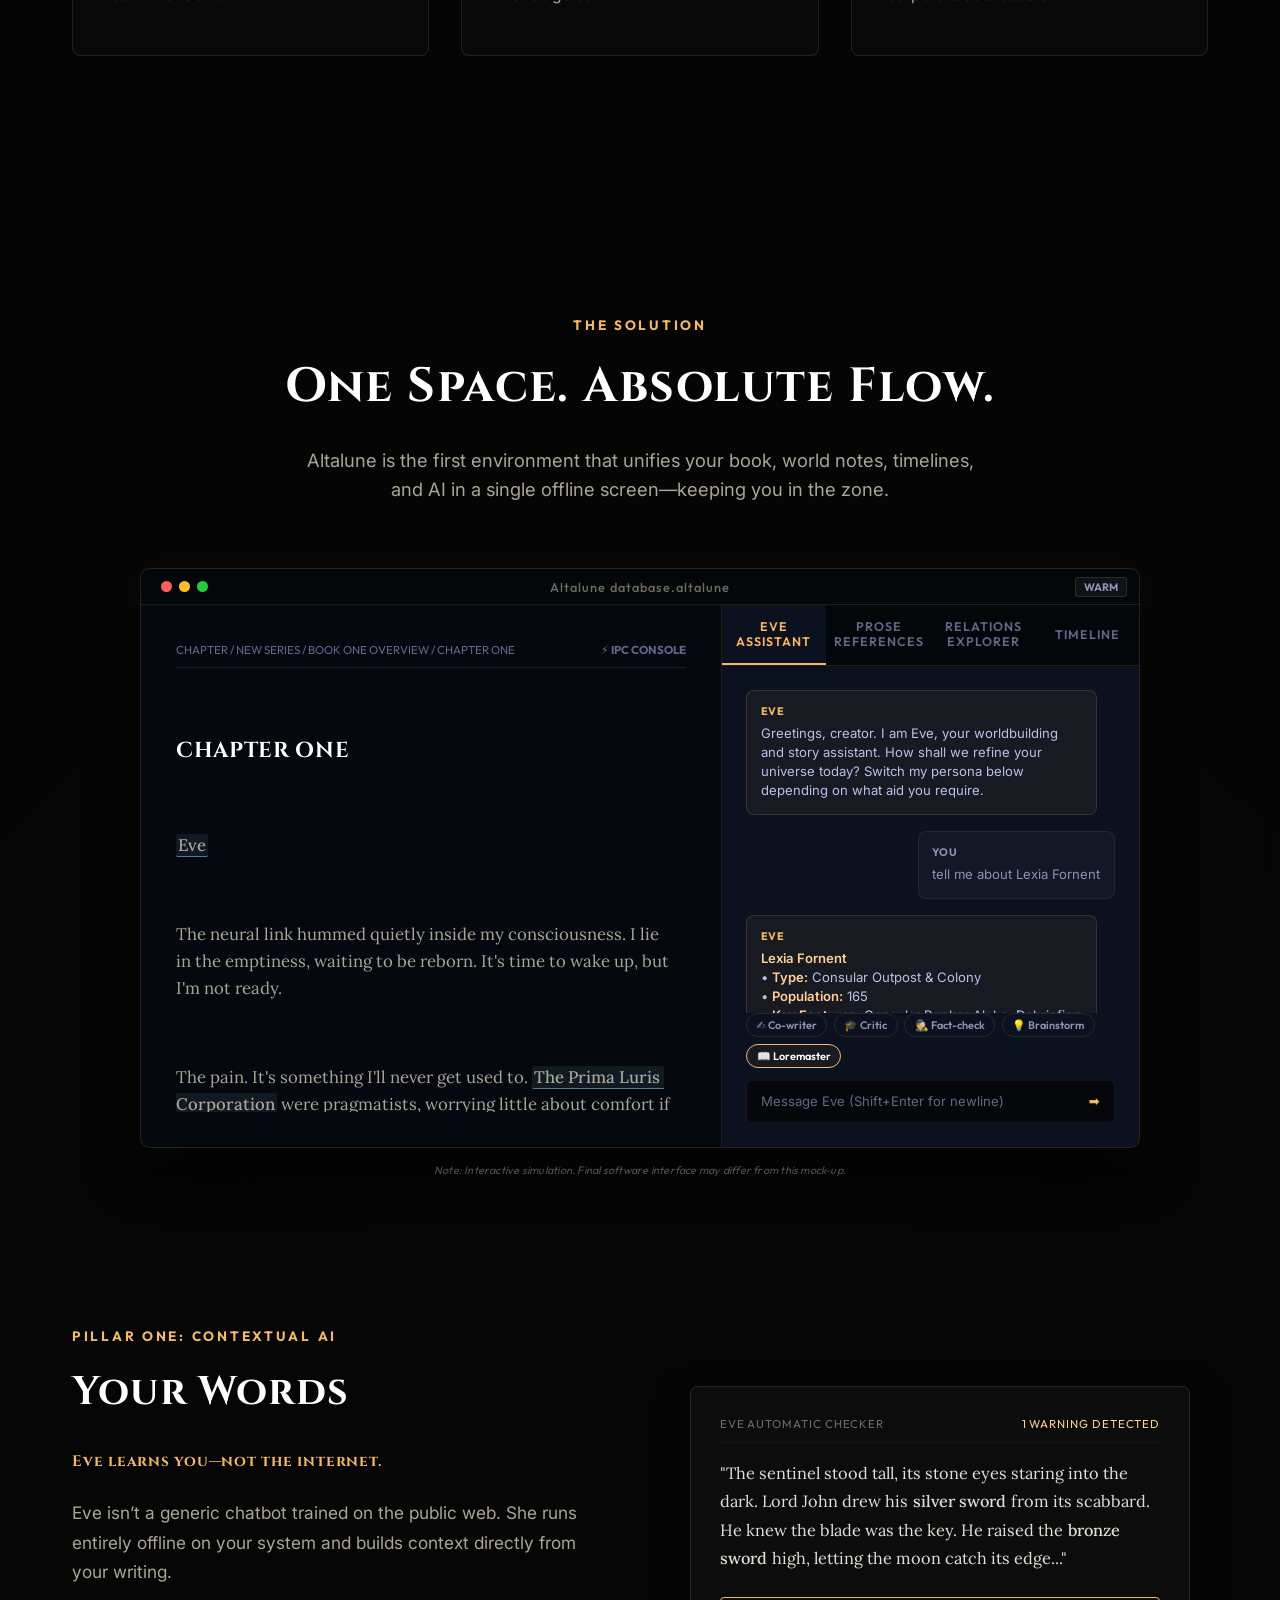
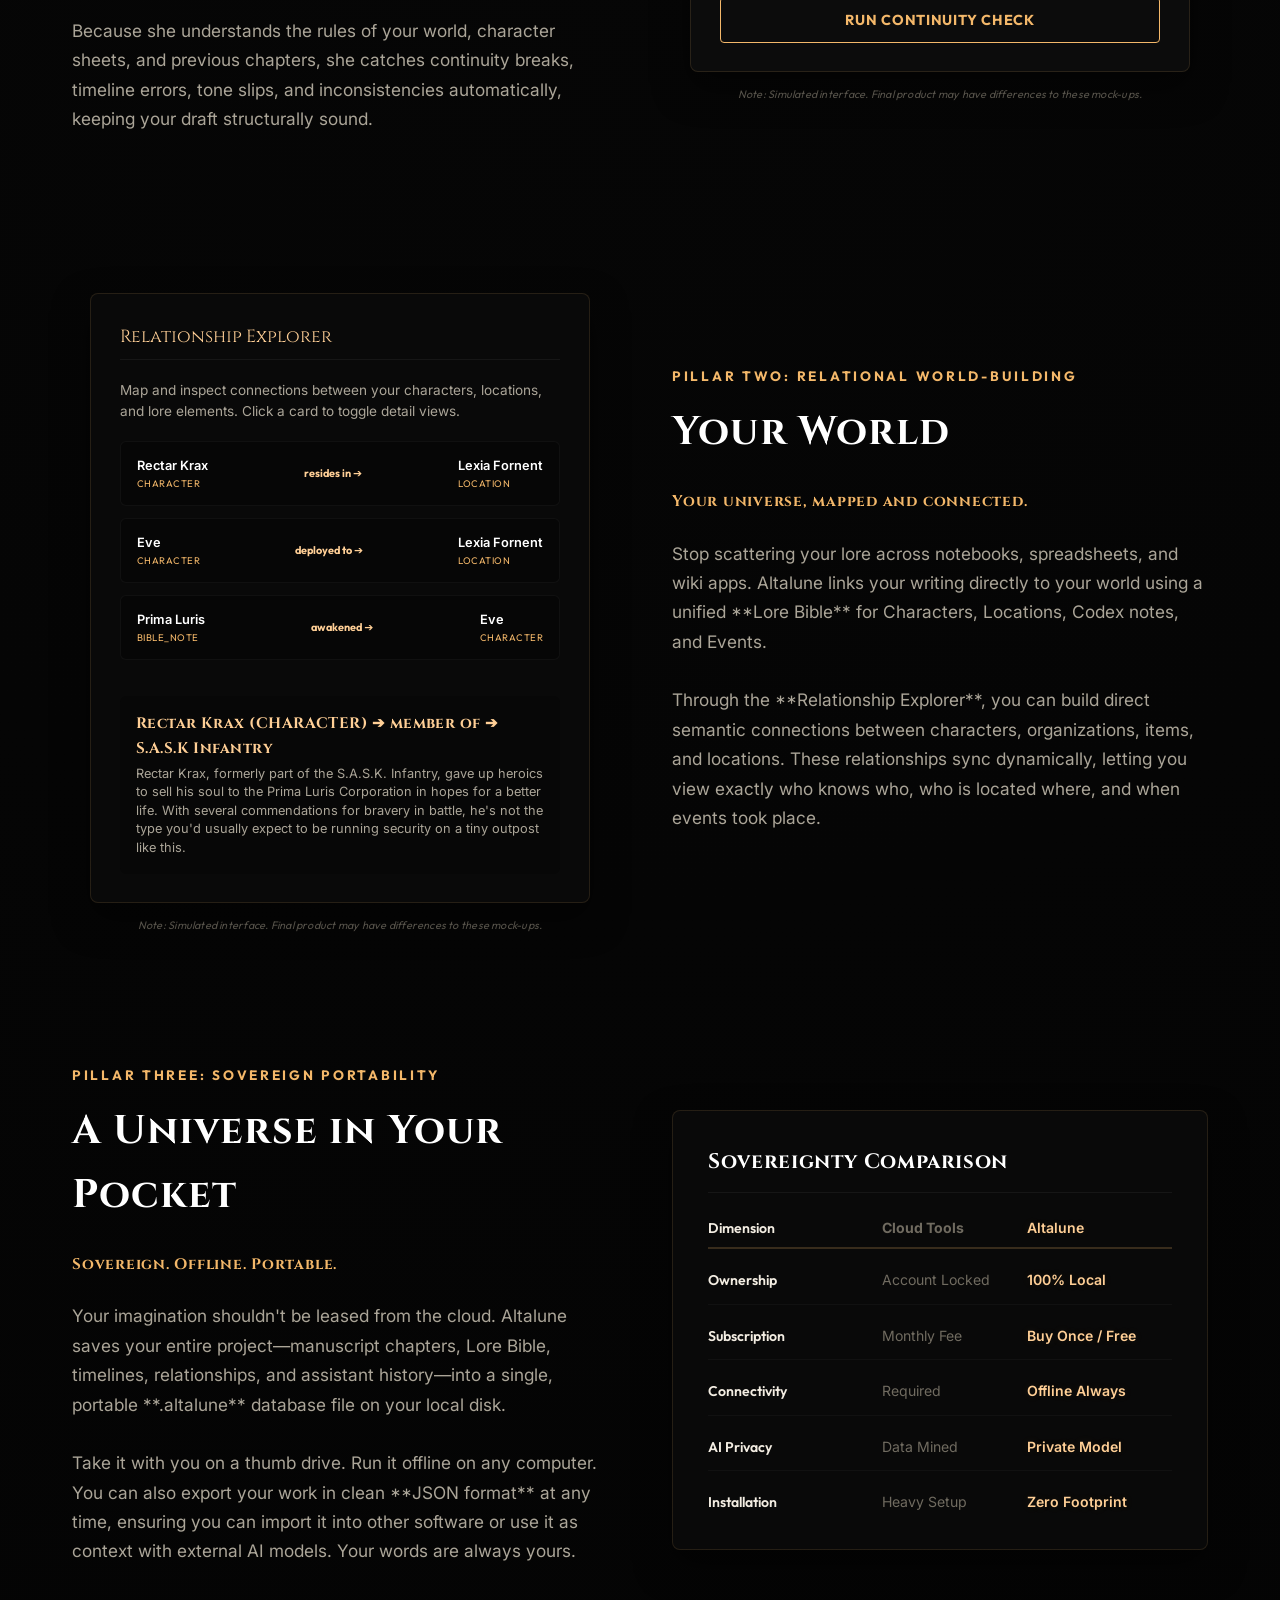
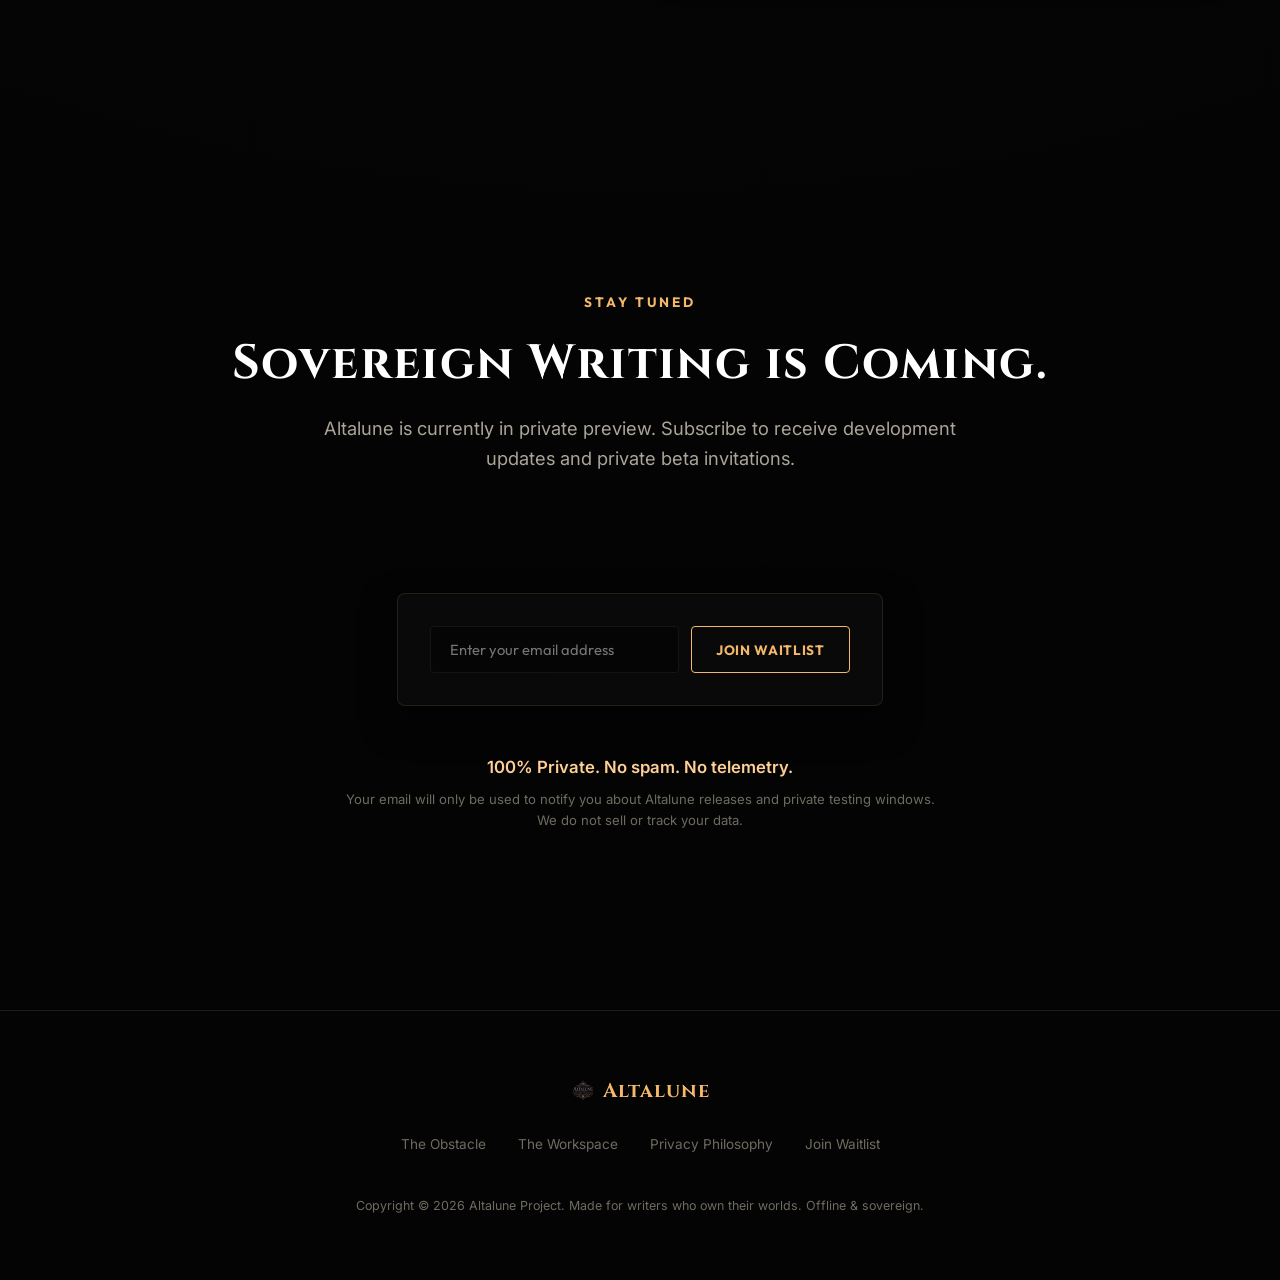
<file: your-world/index.html>
<!DOCTYPE html>
<html lang="en">
<head>
    <meta charset="UTF-8">
    <meta name="viewport" content="width=device-width, initial-scale=1.0">
    <title>Redirecting...</title>
    <script>
        window.location.replace("../index.html#world");
    </script>
</head>
<body>
    <p>Redirecting to <a href="../index.html#world">Altalune — Your World</a>...</p>
</body>
</html>
</file>
<file: css/global.css>
@import url('https://fonts.googleapis.com/css2?family=Cinzel:wght@400;600;700;800&family=Inter:wght@300;400;500;600;700&family=Lora:ital,wght@0,400;0,500;0,600;1,400&family=Outfit:wght@300;400;500;600;700;800&family=JetBrains+Mono:wght@300;400;500&display=swap');

/* RESET + BASELINE -------------------------------------------- */
* {
    margin: 0;
    padding: 0;
    box-sizing: border-box;
}

html {
    scroll-behavior: smooth;
    overflow-x: hidden;
}

:root {
    /* Color Palette */
    --bg-color: #050505;
    --panel-bg: rgba(12, 12, 12, 0.72);
    --panel-border: rgba(244, 184, 106, 0.12);
    --panel-border-hover: rgba(244, 184, 106, 0.35);
    
    --bronze: #f4b86a;
    --bronze-deep: #d89a4f;
    --bronze-bright: #ffcf96;
    --bronze-glow: rgba(244, 184, 106, 0.5);
    --bronze-glow-soft: rgba(244, 184, 106, 0.1);
    --bronze-glow-heavy: rgba(244, 184, 106, 0.8);
    
    --text-main: #f3ede2;
    --text-muted: #aba598;
    --text-dark: #706b60;
    --text-highlight: #ffffff;
    
    /* Typography */
    --font-title: 'Cinzel', 'Playfair Display', Georgia, serif;
    --font-ui: 'Outfit', 'Inter', system-ui, sans-serif;
    --font-body: 'Inter', system-ui, sans-serif;
    --font-mono: 'JetBrains Mono', 'Fira Code', monospace;
    
    /* Layout Variables updated dynamically via scroll.js */
    --scroll-progress: 0;
}

body {
    width: 100%;
    min-height: 100vh;
    color: var(--text-main);
    font-family: var(--font-body);
    background: radial-gradient(circle at center, rgba(10, 10, 10, 0.2) 0%, rgba(3, 3, 3, 0.95) 100%), 
                url('../assets/starfield.png') center/cover no-repeat fixed;
    background-color: var(--bg-color);
    line-height: 1.6;
    overflow-x: hidden;
}

/* TYPOGRAPHY UTILITIES ---------------------------------------- */
h1, h2, h3, h4 {
    font-family: var(--font-title);
    color: var(--text-highlight);
    letter-spacing: 0.03em;
}

p {
    font-size: 1.05rem;
    color: var(--text-muted);
}

strong {
    color: var(--bronze-bright);
    font-weight: 600;
}

/* GLOWS & STYLES ---------------------------------------------- */
.glow-text {
    text-shadow: 0 0 15px var(--bronze-glow), 0 0 5px rgba(244, 184, 106, 0.3);
}

.glow-box {
    box-shadow: 0 0 25px var(--bronze-glow-soft);
    border: 1px solid var(--panel-border);
}

.glow-box:hover {
    box-shadow: 0 0 35px var(--bronze-glow);
    border: 1px solid var(--panel-border-hover);
}

/* STICKY HEADER ----------------------------------------------- */
.header-nav {
    position: fixed;
    top: 0;
    left: 0;
    width: 100%;
    z-index: 1000;
    padding: 1.5rem 3rem;
    display: flex;
    justify-content: space-between;
    align-items: center;
    transition: all 0.4s ease;
    background: transparent;
    border-bottom: 1px solid transparent;
}

.header-nav.scrolled {
    background: rgba(4, 4, 4, 0.85);
    backdrop-filter: blur(16px);
    -webkit-backdrop-filter: blur(16px);
    padding: 0.9rem 3rem;
    border-bottom: 1px solid var(--panel-border);
    box-shadow: 0 5px 25px rgba(0, 0, 0, 0.7);
}

.nav-brand {
    display: flex;
    align-items: center;
    gap: 0.75rem;
    text-decoration: none;
}

.nav-brand-logo {
    height: 32px;
    width: auto;
    filter: drop-shadow(0 0 8px var(--bronze-glow));
}

.nav-brand-name {
    font-family: var(--font-title);
    font-size: 1.6rem;
    font-weight: 700;
    color: var(--bronze);
    letter-spacing: 0.05em;
    text-shadow: 0 0 8px var(--bronze-glow-soft);
}

.nav-links {
    display: flex;
    gap: 2.2rem;
    list-style: none;
}

.nav-links a {
    color: var(--text-muted);
    text-decoration: none;
    font-family: var(--font-ui);
    font-size: 0.95rem;
    font-weight: 500;
    letter-spacing: 0.05em;
    text-transform: uppercase;
    transition: color 0.3s ease, text-shadow 0.3s ease;
    position: relative;
    padding: 0.25rem 0;
}

.nav-links a::after {
    content: '';
    position: absolute;
    bottom: 0;
    left: 0;
    width: 0;
    height: 1px;
    background-color: var(--bronze);
    transition: width 0.3s ease;
    box-shadow: 0 0 8px var(--bronze);
}

.nav-links a:hover::after,
.nav-links a.active::after {
    width: 100%;
}

.nav-links a:hover,
.nav-links a.active {
    color: var(--bronze-bright);
    text-shadow: 0 0 8px var(--bronze-glow);
}

.nav-cta {
    background: transparent;
    border: 1px solid var(--bronze);
    color: var(--bronze);
    font-family: var(--font-ui);
    padding: 0.5rem 1.25rem;
    font-size: 0.9rem;
    font-weight: 600;
    text-transform: uppercase;
    letter-spacing: 0.05em;
    text-decoration: none;
    border-radius: 4px;
    transition: all 0.3s ease;
}

.nav-cta:hover {
    background: var(--bronze);
    color: #000;
    box-shadow: 0 0 15px var(--bronze-glow);
}

/* HERO SECTION (PARALLAX ENTRANCE) ---------------------------- */
#hero {
    height: 100vh;
    width: 100%;
    position: relative;
    display: flex;
    flex-direction: column;
    justify-content: space-between;
    align-items: center;
    overflow: hidden;
    z-index: 10;
    padding: 7rem 2rem 2rem;
}

/* Cosmic Nebula Portal Glow */
.hero-glow-bg {
    position: absolute;
    top: 50%;
    left: 50%;
    transform: translate(-50%, -40%) scale(calc(1 + var(--scroll-progress) * 0.5));
    width: min(80vh, 700px);
    height: min(80vh, 700px);
    background: radial-gradient(circle, rgba(244, 184, 106, 0.18) 0%, rgba(216, 154, 79, 0.05) 50%, rgba(0,0,0,0) 70%);
    filter: blur(40px);
    z-index: 1;
    pointer-events: none;
    opacity: calc(1 - var(--scroll-progress) * 1.5);
    transition: opacity 0.1s ease;
}

.hero-identity {
    text-align: center;
    margin-top: 1vh;
    z-index: 5;
    max-width: 800px;
    opacity: calc(1 - var(--scroll-progress) * 2.5);
    transform: translateY(calc(var(--scroll-progress) * -150px));
    pointer-events: calc(1 - var(--scroll-progress) * 2.5) > 0.1 ? 'all' : 'none';
    transition: opacity 0.1s ease, transform 0.1s ease;
}

.hero-title {
    font-size: clamp(2.5rem, 6vw, 4.5rem);
    font-weight: 800;
    color: var(--text-highlight);
    text-transform: uppercase;
    letter-spacing: 0.1em;
    margin-bottom: 0.75rem;
    background: linear-gradient(135deg, var(--text-highlight) 30%, var(--bronze-bright) 70%, var(--bronze-deep) 100%);
    -webkit-background-clip: text;
    -webkit-text-fill-color: transparent;
    filter: drop-shadow(0 0 15px rgba(244, 184, 106, 0.25));
}

.hero-tagline {
    font-family: var(--font-title);
    font-size: clamp(1.1rem, 2.5vw, 1.8rem);
    color: var(--bronze);
    font-weight: 600;
    margin-bottom: 0.5rem;
    text-shadow: 0 0 12px var(--bronze-glow-soft);
}

.hero-promise {
    font-size: clamp(0.9rem, 1.8vw, 1.2rem);
    font-family: var(--font-ui);
    color: var(--text-muted);
    font-weight: 300;
    letter-spacing: 0.1em;
    text-transform: uppercase;
}

/* Stargate Parallax Container */
.portal-container {
    position: absolute;
    bottom: 0;
    left: 50%;
    transform: translateX(-50%);
    width: 100%;
    height: 65vh;
    display: flex;
    justify-content: center;
    align-items: flex-end;
    z-index: 3;
    pointer-events: none;
}

.gate-wrapper {
    position: relative;
    width: clamp(380px, 60vh, 520px);
    transform-origin: bottom center;
    transform: scale(calc(1 + var(--scroll-progress) * 9.5)) translateY(calc(var(--scroll-progress) * 4.5%));
    opacity: calc(1 - var(--scroll-progress) * 1.4);
    transition: opacity 0.05s ease, transform 0.05s ease;
    z-index: 4;
}

.gate {
    width: 100%;
    height: auto;
    display: block;
    filter: drop-shadow(0 0 35px rgba(244, 184, 106, 0.22));
}

.gate-logo {
    position: absolute;
    top: 18%;
    left: 50%;
    transform: translateX(-50%) scale(calc(1 - var(--scroll-progress) * 0.15));
    width: 58%;
    height: auto;
    z-index: 6;
    filter: drop-shadow(0 0 20px var(--bronze-glow));
    opacity: calc(1 - var(--scroll-progress) * 1.8);
    transition: opacity 0.05s ease;
}

.fog-layer {
    position: absolute;
    inset: 12% 10% 0 10%;
    background: radial-gradient(circle, rgba(244, 184, 106, 0.35) 0%, rgba(20, 20, 20, 0.2) 65%, rgba(0,0,0,0.9) 100%);
    filter: blur(10px);
    opacity: 0.45;
    z-index: 2;
    border-radius: 50% 50% 0 0;
    animation: fogPulse 8s infinite alternate ease-in-out;
}

@keyframes fogPulse {
    0% { opacity: 0.35; filter: blur(8px); }
    100% { opacity: 0.55; filter: blur(14px); }
}

.scroll-indicator {
    position: absolute;
    bottom: 2.5rem;
    left: 50%;
    transform: translateX(-50%);
    z-index: 8;
    display: flex;
    flex-direction: column;
    align-items: center;
    gap: 0.5rem;
    color: var(--text-muted);
    font-family: var(--font-ui);
    font-size: 0.8rem;
    font-weight: 500;
    letter-spacing: 0.15em;
    text-transform: uppercase;
    opacity: calc(1 - var(--scroll-progress) * 6);
    pointer-events: calc(1 - var(--scroll-progress) * 6) > 0.1 ? 'all' : 'none';
    transition: opacity 0.1s ease;
}

.scroll-mouse {
    width: 24px;
    height: 38px;
    border: 2px solid var(--text-dark);
    border-radius: 12px;
    position: relative;
}

.scroll-mouse::before {
    content: '';
    position: absolute;
    top: 8px;
    left: 50%;
    transform: translateX(-50%);
    width: 4px;
    height: 8px;
    background-color: var(--bronze);
    border-radius: 2px;
    animation: mouseScroll 1.8s infinite ease-in-out;
}

@keyframes mouseScroll {
    0% { transform: translate(-50%, 0); opacity: 1; }
    80% { transform: translate(-50%, 12px); opacity: 0; }
    100% { transform: translate(-50%, 0); opacity: 0; }
}

/* SECTION BASE LAYOUT ----------------------------------------- */
section {
    position: relative;
    padding: 7rem 2rem;
    max-width: 1200px;
    margin: 0 auto;
    min-height: 100vh;
    display: flex;
    flex-direction: column;
    justify-content: center;
}

.section-header {
    text-align: center;
    margin-bottom: 4rem;
}

.section-label {
    font-family: var(--font-ui);
    font-size: 0.85rem;
    color: var(--bronze);
    text-transform: uppercase;
    letter-spacing: 0.2em;
    font-weight: 700;
    margin-bottom: 0.75rem;
    display: inline-block;
}

.section-title {
    font-size: clamp(2rem, 4vw, 3rem);
    font-weight: 700;
    margin-bottom: 1.25rem;
}

.section-subtitle {
    max-width: 700px;
    margin: 0 auto;
    font-size: 1.15rem;
    color: var(--text-muted);
}

/* THE PAIN SECTION --------------------------------------------- */
#pain {
    z-index: 12;
}

.pain-grid {
    display: grid;
    grid-template-columns: repeat(auto-fit, minmax(320px, 1fr));
    gap: 2rem;
}

.pain-card {
    background: var(--panel-bg);
    border: 1px solid var(--panel-border);
    border-radius: 8px;
    padding: 3rem 2.2rem;
    transition: all 0.4s cubic-bezier(0.165, 0.84, 0.44, 1);
    display: flex;
    flex-direction: column;
    align-items: flex-start;
    position: relative;
    overflow: hidden;
}

.pain-card::before {
    content: '';
    position: absolute;
    top: 0;
    left: 0;
    width: 100%;
    height: 3px;
    background: linear-gradient(90deg, transparent, var(--bronze), transparent);
    transform: scaleX(0);
    transition: transform 0.4s ease;
}

.pain-card:hover {
    transform: translateY(-5px);
    border-color: var(--panel-border-hover);
    box-shadow: 0 10px 30px rgba(0, 0, 0, 0.4), 0 0 25px var(--bronze-glow-soft);
}

.pain-card:hover::before {
    transform: scaleX(1);
}

.pain-icon {
    font-size: 2.2rem;
    margin-bottom: 1.5rem;
    color: var(--bronze-bright);
    filter: drop-shadow(0 0 8px var(--bronze-glow));
}

.pain-card-title {
    font-family: var(--font-title);
    font-size: 1.4rem;
    font-weight: 600;
    margin-bottom: 1rem;
    color: var(--text-highlight);
}

.pain-card-desc {
    color: var(--text-muted);
    font-size: 0.98rem;
    line-height: 1.6;
}

/* UNIFIED MOCKUP SECTION --------------------------------------- */
#unified {
    z-index: 12;
}

/* Simulated App Window Mockup */
.mockup-container {
    width: 100%;
    max-width: 1000px;
    margin: 0 auto;
    background: var(--mock-bg);
    border: 1px solid var(--mock-border);
    border-radius: 10px;
    box-shadow: 0 20px 50px rgba(0, 0, 0, 0.8), 0 0 40px rgba(244, 184, 106, 0.06);
    overflow: hidden;
    display: flex;
    flex-direction: column;
    height: 580px;
    transition: border-color 0.4s ease, box-shadow 0.4s ease;
}

.mockup-container:hover {
    border-color: var(--mock-bronze);
    box-shadow: 0 20px 50px rgba(0, 0, 0, 0.9), 0 0 50px rgba(244, 184, 106, 0.12);
}

.window-header {
    background: var(--mock-tabs-bg);
    padding: 0.75rem 1.25rem;
    display: flex;
    align-items: center;
    border-bottom: 1px solid var(--mock-border);
    position: relative;
}

.window-controls {
    display: flex;
    gap: 0.45rem;
}

.window-dot {
    width: 11px;
    height: 11px;
    border-radius: 50%;
}

.dot-red { background-color: #ff5f56; }
.dot-yellow { background-color: #ffbd2e; }
.dot-green { background-color: #27c93f; }

.window-title {
    position: absolute;
    left: 50%;
    transform: translateX(-50%);
    font-family: var(--font-ui);
    font-size: 0.8rem;
    color: var(--text-dark);
    font-weight: 500;
    letter-spacing: 0.08em;
}

.window-layout {
    display: flex;
    flex: 1;
    overflow: hidden;
}

/* Workspace Editor Pane */
.workspace-editor {
    flex: 1.1;
    background: var(--mock-editor-bg);
    padding: 2.2rem;
    display: flex;
    flex-direction: column;
    overflow-y: auto;
    border-right: 1px solid var(--mock-border);
}

.editor-title {
    font-family: var(--font-title);
    font-size: 1.6rem;
    color: var(--mock-text-highlight);
    margin-bottom: 0.5rem;
    border-bottom: 1px solid var(--mock-border);
    padding-bottom: 0.5rem;
}

.editor-meta {
    font-family: var(--font-ui);
    font-size: 0.78rem;
    color: var(--mock-text-dark);
    text-transform: uppercase;
    letter-spacing: 0.05em;
    margin-bottom: 1.8rem;
}

.editor-content {
    font-family: 'Lora', Georgia, serif;
    font-size: 1.08rem;
    color: var(--mock-text-main);
    line-height: 1.75;
    flex: 1;
    white-space: pre-wrap;
    outline: none;
}

.editor-cursor {
    display: inline-block;
    width: 2px;
    height: 1.15rem;
    background-color: var(--bronze);
    vertical-align: middle;
    margin-left: 2px;
    animation: caretBlink 1.1s infinite step-end;
}

@keyframes caretBlink {
    from, to { background-color: transparent }
    50% { background-color: var(--bronze) }
}

/* Workspace Sidebar Pane */
.workspace-sidebar {
    flex: 0.9;
    background: var(--mock-sidebar-bg);
    display: flex;
    flex-direction: column;
    overflow: hidden;
}

.sidebar-tabs {
    display: flex;
    background: var(--mock-tabs-bg);
    border-bottom: 1px solid var(--mock-border);
}

.sidebar-tab {
    flex: 1;
    padding: 0.85rem 0.5rem;
    background: transparent;
    border: none;
    color: var(--mock-text-dark);
    font-family: var(--font-ui);
    font-size: 0.78rem;
    font-weight: 600;
    text-transform: uppercase;
    letter-spacing: 0.08em;
    cursor: pointer;
    transition: all 0.3s ease;
    text-align: center;
    border-bottom: 2px solid transparent;
}

.sidebar-tab:hover {
    color: var(--mock-text-muted);
}

.sidebar-tab.active {
    color: var(--mock-bronze);
    border-bottom-color: var(--mock-bronze);
    background: var(--mock-sidebar-bg);
    text-shadow: 0 0 8px var(--bronze-glow-soft);
}

.sidebar-tab-content {
    flex: 1;
    overflow-y: auto;
    padding: 1.5rem;
    display: none;
}

.sidebar-tab-content.active {
    display: flex;
    flex-direction: column;
}

/* Tab contents details */
.eve-panel {
    display: flex;
    flex-direction: column;
    height: 100%;
}

.eve-chat-area {
    flex: 1;
    display: flex;
    flex-direction: column;
    gap: 1.25rem;
    overflow-y: auto;
    padding-bottom: 1rem;
}



/* MOCKUP APP WINDOW VARIABLES & THEMES ------------------------ */
.mockup-container {
    /* Default Dark Theme (Standard Navy) */
    --mock-bg: #090d16;
    --mock-editor-bg: #05080f;
    --mock-sidebar-bg: #0b111e;
    --mock-tabs-bg: #04070a;
    --mock-text-main: #b8c1ec;
    --mock-text-muted: #8b92b6;
    --mock-text-dark: #626887;
    --mock-text-highlight: #ffffff;
    --mock-border: rgba(244, 184, 106, 0.12);
    --mock-bronze: #f4b86a;
    --mock-blue: #4a7e96;
    --mock-highlight-bg: rgba(74, 126, 150, 0.15);
    --mock-highlight-border: #4a7e96;
    --mock-bubble-eve-bg: rgba(244, 184, 106, 0.05);
    --mock-bubble-eve-border: rgba(244, 184, 106, 0.15);
    --mock-bubble-user-bg: rgba(255, 255, 255, 0.03);
    --mock-bubble-user-border: rgba(255, 255, 255, 0.06);
    --mock-input-bg: rgba(6, 6, 6, 0.8);
    --mock-input-border: rgba(255, 255, 255, 0.05);
}

.mockup-container.theme-warm {
    /* Warm Light Theme (Sepia/Sand) */
    --mock-bg: #ebdcc5;
    --mock-editor-bg: #faf8f5;
    --mock-sidebar-bg: #f2e6d6;
    --mock-tabs-bg: #e6d8c3;
    --mock-text-main: #3d2a1a;
    --mock-text-muted: #7d6e5e;
    --mock-text-dark: #a39382;
    --mock-text-highlight: #000000;
    --mock-border: rgba(180, 150, 120, 0.25);
    --mock-bronze: #d08c45;
    --mock-blue: #4a7a96;
    --mock-highlight-bg: rgba(74, 122, 150, 0.12);
    --mock-highlight-border: #4a7a96;
    --mock-bubble-eve-bg: rgba(208, 140, 69, 0.08);
    --mock-bubble-eve-border: rgba(208, 140, 69, 0.25);
    --mock-bubble-user-bg: rgba(255, 255, 255, 0.4);
    --mock-bubble-user-border: rgba(180, 150, 120, 0.3);
    --mock-input-bg: #faf8f5;
    --mock-input-border: rgba(180, 150, 120, 0.3);
}

/* APP WINDOW HEADER CONTROLS */
.window-theme-select {
    position: absolute;
    right: 12px;
    display: flex;
    gap: 4px;
}

.window-theme-btn {
    background: rgba(255, 255, 255, 0.05);
    border: 1px solid rgba(255, 255, 255, 0.1);
    color: var(--mock-text-muted);
    font-family: var(--font-ui);
    font-size: 0.68rem;
    font-weight: 700;
    padding: 0.15rem 0.5rem;
    border-radius: 3px;
    cursor: pointer;
    transition: all 0.3s ease;
}

.window-theme-btn:hover {
    border-color: var(--mock-bronze);
    color: var(--mock-text-highlight);
}

.theme-warm .window-theme-btn {
    background: rgba(0, 0, 0, 0.04);
    border: 1px solid rgba(0, 0, 0, 0.08);
}

/* EDITOR INLINE ENTITY HIGHLIGHTS */
.editor-highlight {
    background-color: var(--mock-highlight-bg);
    border-bottom: 1.5px solid var(--mock-highlight-border);
    padding: 0 2px;
    border-radius: 2px;
    cursor: pointer;
    font-weight: 500;
    transition: background-color 0.2s ease;
}

.editor-highlight:hover {
    background-color: rgba(74, 126, 150, 0.25);
}

/* LINK TO BIBLE AUTOCOMPLETE POPUP */
.link-entity-popover {
    position: absolute;
    background: var(--mock-sidebar-bg);
    border: 1px solid var(--mock-bronze);
    border-radius: 6px;
    width: 210px;
    box-shadow: 0 10px 25px rgba(0, 0, 0, 0.35);
    z-index: 100;
    display: none;
    font-family: var(--font-ui);
    overflow: hidden;
}

.popover-header {
    background: var(--mock-tabs-bg);
    color: var(--mock-text-dark);
    font-size: 0.65rem;
    font-weight: 700;
    padding: 0.5rem 0.75rem;
    border-bottom: 1px solid var(--mock-border);
    text-transform: uppercase;
    letter-spacing: 0.05em;
}

.popover-list {
    list-style: none;
    padding: 0.25rem 0;
    margin: 0;
}

.popover-item {
    display: flex;
    justify-content: space-between;
    align-items: center;
    padding: 0.45rem 0.75rem;
    font-size: 0.72rem;
    cursor: pointer;
    color: var(--mock-text-main);
    transition: all 0.15s ease;
}

.popover-item:hover, .popover-item.active {
    background: var(--mock-bronze);
    color: #fff;
}

.popover-type {
    font-size: 0.55rem;
    background: rgba(255, 255, 255, 0.05);
    padding: 1px 4px;
    border-radius: 2px;
    color: var(--mock-text-dark);
}

.popover-item:hover .popover-type, .popover-item.active .popover-type {
    color: #fff;
    background: rgba(0, 0, 0, 0.15);
}

/* EVE ASSISTANT STYLING */
.eve-panel {
    display: flex;
    flex-direction: column;
    height: 100%;
}

.eve-chat-area {
    flex: 1;
    display: flex;
    flex-direction: column;
    gap: 1rem;
    overflow-y: auto;
    padding-bottom: 0.5rem;
}

.chat-bubble {
    padding: 0.85rem;
    border-radius: 8px;
    font-size: 0.82rem;
    line-height: 1.45;
    max-width: 95%;
}

.chat-bubble.eve {
    background: var(--mock-bubble-eve-bg);
    border: 1px solid var(--mock-bubble-eve-border);
    align-self: flex-start;
    color: var(--mock-text-main);
}

.chat-bubble.user {
    background: var(--mock-bubble-user-bg);
    border: 1px solid var(--mock-bubble-user-border);
    align-self: flex-end;
    color: var(--mock-text-muted);
}

.chat-sender {
    font-family: var(--font-ui);
    font-size: 0.68rem;
    font-weight: 700;
    text-transform: uppercase;
    letter-spacing: 0.06em;
    margin-bottom: 0.25rem;
}

.chat-sender.eve {
    color: var(--mock-bronze);
}

.chat-sender.user {
    color: var(--mock-text-muted);
}

.eve-modes-pills {
    display: flex;
    flex-wrap: wrap;
    gap: 0.4rem;
    margin-bottom: 0.75rem;
}

.eve-mode-pill {
    background: transparent;
    border: 1px solid var(--mock-border);
    color: var(--mock-text-muted);
    font-family: var(--font-ui);
    font-size: 0.68rem;
    font-weight: 600;
    padding: 0.25rem 0.6rem;
    border-radius: 12px;
    cursor: pointer;
    transition: all 0.25s ease;
}

.eve-mode-pill:hover,
.eve-mode-pill.active {
    color: var(--mock-text-highlight);
    border-color: var(--mock-bronze);
    background: rgba(244, 184, 106, 0.05);
}

.theme-warm .eve-mode-pill.active {
    background: rgba(208, 140, 69, 0.1);
}

.eve-input-mock {
    background: var(--mock-input-bg);
    border: 1px solid var(--mock-input-border);
    padding: 0.65rem 0.9rem;
    border-radius: 6px;
    display: flex;
    justify-content: space-between;
    align-items: center;
    font-size: 0.82rem;
    color: var(--mock-text-dark);
}

.eve-input-send {
    color: var(--mock-bronze);
    font-weight: bold;
    cursor: pointer;
}

/* PROSE REFERENCES PANEL STYLING */
.prose-references-panel {
    display: flex;
    flex-direction: column;
    gap: 0.75rem;
}

.reference-card {
    background: var(--mock-editor-bg);
    border: 1px solid var(--mock-border);
    border-radius: 6px;
    padding: 0.85rem;
    transition: all 0.25s ease;
}

.reference-card:hover {
    border-color: var(--mock-bronze);
}

.reference-header {
    display: flex;
    justify-content: space-between;
    align-items: center;
    margin-bottom: 0.35rem;
}

.reference-type {
    font-family: var(--font-ui);
    font-size: 0.62rem;
    font-weight: 700;
    color: var(--mock-bronze);
    text-transform: uppercase;
    letter-spacing: 0.05em;
}

.reference-title {
    font-family: var(--font-title);
    font-size: 0.88rem;
    font-weight: 600;
    color: var(--mock-text-highlight);
}

.reference-desc {
    font-size: 0.78rem;
    color: var(--mock-text-muted);
    line-height: 1.45;
    margin-bottom: 0.5rem;
}

.reference-fields {
    display: flex;
    flex-wrap: wrap;
    gap: 0.35rem;
    border-top: 1px dashed var(--mock-border);
    padding-top: 0.4rem;
}

.reference-field {
    font-family: var(--font-ui);
    font-size: 0.65rem;
    background: rgba(0, 0, 0, 0.15);
    color: var(--mock-text-muted);
    padding: 1px 6px;
    border-radius: 3px;
}

.theme-warm .reference-field {
    background: rgba(0, 0, 0, 0.04);
}

/* RELATIONSHIP EXPLORER PANEL STYLING */
.relations-panel {
    display: flex;
    flex-direction: column;
    gap: 1.25rem;
}

.relations-form {
    background: var(--mock-editor-bg);
    border: 1px solid var(--mock-border);
    padding: 1rem;
    border-radius: 6px;
}

.relations-form-title {
    font-family: var(--font-ui);
    font-size: 0.72rem;
    font-weight: 700;
    text-transform: uppercase;
    letter-spacing: 0.08em;
    color: var(--mock-text-dark);
    margin-bottom: 0.75rem;
    border-bottom: 1px solid var(--mock-border);
    padding-bottom: 0.25rem;
}

.relations-field-group {
    display: flex;
    flex-direction: column;
    gap: 0.5rem;
    margin-bottom: 0.75rem;
}

.relations-field-group:last-of-type {
    margin-bottom: 0;
}

.relations-label {
    font-family: var(--font-ui);
    font-size: 0.65rem;
    font-weight: 600;
    color: var(--mock-text-muted);
    text-transform: uppercase;
}

.relations-select, .relations-input {
    background: var(--mock-sidebar-bg);
    border: 1px solid var(--mock-border);
    color: var(--mock-text-main);
    font-family: var(--font-ui);
    font-size: 0.78rem;
    padding: 0.35rem 0.5rem;
    border-radius: 4px;
    outline: none;
    width: 100%;
}

.relations-list {
    display: flex;
    flex-direction: column;
    gap: 0.5rem;
}

.relations-card {
    background: var(--mock-editor-bg);
    border: 1px solid var(--mock-border);
    border-radius: 6px;
    padding: 0.75rem;
    display: flex;
    align-items: center;
    justify-content: space-between;
    font-size: 0.75rem;
}

.relations-entity {
    display: flex;
    flex-direction: column;
}

.relations-entity-name {
    font-weight: 600;
    color: var(--mock-text-highlight);
}

.relations-entity-type {
    font-size: 0.58rem;
    color: var(--mock-bronze);
    text-transform: uppercase;
    font-family: var(--font-ui);
    letter-spacing: 0.05em;
}

.relations-arrow {
    display: flex;
    flex-direction: column;
    align-items: center;
    font-size: 0.62rem;
    color: var(--mock-text-dark);
    font-family: var(--font-ui);
}

.relations-arrow-line {
    font-weight: bold;
    color: var(--mock-bronze);
}

/* TIMELINE PANEL STYLING */
.timeline-panel {
    display: flex;
    flex-direction: column;
    gap: 1rem;
}

.timeline-list {
    position: relative;
    padding-left: 1.25rem;
    display: flex;
    flex-direction: column;
    gap: 1.25rem;
}

.timeline-list::before {
    content: '';
    position: absolute;
    top: 5px;
    left: 4px;
    bottom: 5px;
    width: 1.5px;
    background: var(--mock-border);
}

.timeline-item {
    position: relative;
    background: var(--mock-editor-bg);
    border: 1px solid var(--mock-border);
    padding: 0.75rem;
    border-radius: 6px;
    cursor: pointer;
    transition: all 0.2s ease;
}

.timeline-item:hover, .timeline-item.active {
    border-color: var(--mock-bronze);
}

.timeline-dot {
    position: absolute;
    left: -22px;
    top: 10px;
    width: 8px;
    height: 8px;
    background: var(--mock-bg);
    border: 1.5px solid var(--mock-bronze);
    border-radius: 50%;
    z-index: 5;
    transition: all 0.2s ease;
}

.timeline-item:hover .timeline-dot,
.timeline-item.active .timeline-dot {
    background: var(--mock-bronze);
    box-shadow: 0 0 8px var(--mock-bronze);
}

.timeline-item-header {
    display: flex;
    justify-content: space-between;
    align-items: center;
    margin-bottom: 0.25rem;
}

.timeline-item-title {
    font-family: var(--font-title);
    font-size: 0.8rem;
    font-weight: 700;
    color: var(--mock-text-highlight);
}

.timeline-item-date {
    font-family: var(--font-ui);
    font-size: 0.62rem;
    color: var(--mock-text-dark);
}

.timeline-item-preview {
    font-size: 0.72rem;
    color: var(--mock-text-muted);
    line-height: 1.4;
    white-space: nowrap;
    overflow: hidden;
    text-overflow: ellipsis;
}

/* THREE PILLARS SECTION ---------------------------------------- */
#pillars {
    z-index: 12;
    padding-top: 2rem;
}

.pillar-container {
    display: flex;
    flex-direction: column;
    gap: 8rem;
}

.pillar-section {
    display: flex;
    align-items: center;
    gap: 4rem;
}

.pillar-section:nth-child(even) {
    flex-direction: row-reverse;
}

.pillar-info {
    flex: 1;
}

.pillar-visual {
    flex: 1;
    display: flex;
    flex-direction: column;
    justify-content: center;
    align-items: center;
}

.pillar-title {
    font-size: clamp(1.8rem, 3.5vw, 2.5rem);
    font-weight: 700;
    margin-bottom: 1.5rem;
}

.pillar-description {
    font-size: 1.08rem;
    color: var(--text-muted);
    line-height: 1.7;
    margin-bottom: 2rem;
}

/* Continuity Inconsistency Corrector Widget Styles */
.words-widget {
    background: rgba(14, 14, 14, 0.9);
    border: 1px solid var(--panel-border);
    border-radius: 8px;
    padding: 1.8rem;
    width: 100%;
    max-width: 500px;
    box-shadow: 0 15px 35px rgba(0, 0, 0, 0.5);
    position: relative;
    overflow: visible;
}

.words-widget-header {
    display: flex;
    justify-content: space-between;
    font-size: 0.72rem;
    font-family: var(--font-ui);
    color: var(--text-dark);
    text-transform: uppercase;
    letter-spacing: 0.08em;
    margin-bottom: 1rem;
    border-bottom: 1px solid rgba(255, 255, 255, 0.03);
    padding-bottom: 0.5rem;
}

.words-widget-text {
    font-family: 'Lora', Georgia, serif;
    font-size: 1.02rem;
    line-height: 1.75;
    color: #e2dfd7;
    margin-bottom: 1.5rem;
    position: relative;
}

.text-highlight-warn {
    position: relative;
    cursor: pointer;
    font-weight: 500;
    padding: 0 1px;
}

.text-highlight-warn.active {
    background-color: rgba(244, 184, 106, 0.15);
    border-bottom: 2px dotted var(--bronze);
}

.text-highlight-warn.error-glow {
    animation: errorPulse 1s infinite alternate;
}

@keyframes errorPulse {
    0% { border-bottom: 2px solid rgba(244, 184, 106, 0.3); }
    100% { border-bottom: 2px solid rgba(244, 184, 106, 1); text-shadow: 0 0 5px var(--bronze-glow); }
}

.resolved-glow {
    animation: resolveFlash 1.5s ease-out;
}

@keyframes resolveFlash {
    0% { background-color: rgba(244, 184, 106, 0.4); color: #fff; }
    100% { background-color: transparent; }
}

/* Tooltip Popup */
.eve-tooltip {
    position: absolute;
    top: 70px;
    left: 50%;
    transform: translateX(-50%) translateY(10px);
    width: 90%;
    background: rgba(18, 18, 18, 0.98);
    border: 1px solid var(--bronze);
    box-shadow: 0 15px 30px rgba(0, 0, 0, 0.8), 0 0 25px var(--bronze-glow-soft);
    border-radius: 6px;
    padding: 1.25rem;
    z-index: 100;
    display: none;
    opacity: 0;
    transition: opacity 0.3s ease, transform 0.3s ease;
}

.eve-tooltip.show {
    display: block;
    opacity: 1;
    transform: translateX(-50%) translateY(0);
}

.eve-tooltip-header {
    display: flex;
    align-items: center;
    gap: 0.5rem;
    font-family: var(--font-ui);
    font-size: 0.85rem;
    font-weight: 700;
    color: var(--bronze-bright);
    margin-bottom: 0.5rem;
}

.eve-tooltip-icon {
    font-size: 1.1rem;
}

.eve-tooltip-msg {
    font-size: 0.85rem;
    color: var(--text-muted);
    margin-bottom: 1rem;
    line-height: 1.5;
}

.eve-tooltip-actions {
    display: flex;
    gap: 0.75rem;
}

.eve-btn {
    flex: 1;
    padding: 0.5rem;
    font-family: var(--font-ui);
    font-size: 0.78rem;
    font-weight: 600;
    border-radius: 4px;
    cursor: pointer;
    transition: all 0.2s ease;
}

.eve-btn-primary {
    background: var(--bronze);
    color: #000;
    border: 1px solid var(--bronze);
}

.eve-btn-primary:hover {
    background: var(--bronze-bright);
    box-shadow: 0 0 10px var(--bronze-glow);
}

.eve-btn-secondary {
    background: transparent;
    color: var(--text-muted);
    border: 1px solid rgba(255, 255, 255, 0.1);
}

.eve-btn-secondary:hover {
    color: var(--text-highlight);
    border-color: rgba(255, 255, 255, 0.25);
}

.words-widget-btn {
    width: 100%;
    background: transparent;
    border: 1px solid var(--bronze);
    color: var(--bronze);
    padding: 0.8rem;
    font-family: var(--font-ui);
    font-size: 0.9rem;
    font-weight: 700;
    text-transform: uppercase;
    letter-spacing: 0.05em;
    border-radius: 4px;
    cursor: pointer;
    transition: all 0.3s ease;
}

.words-widget-btn:hover {
    background: var(--bronze);
    color: #000;
    box-shadow: 0 0 15px var(--bronze-glow);
}

.words-widget-btn:disabled {
    border-color: var(--text-dark);
    color: var(--text-dark);
    cursor: not-allowed;
}

/* Relationship Explorer Widget (Pillar 2) */
.relations-widget {
    background: var(--panel-bg);
    border: 1px solid var(--panel-border);
    border-radius: 8px;
    padding: 1.8rem;
    width: 100%;
    max-width: 500px;
    box-shadow: 0 15px 35px rgba(0, 0, 0, 0.5);
    display: flex;
    flex-direction: column;
    gap: 1.25rem;
    transition: all 0.3s ease;
}

.relations-widget:hover {
    border-color: var(--panel-border-hover);
    box-shadow: 0 15px 40px rgba(0,0,0,0.6), 0 0 25px var(--bronze-glow-soft);
}

.relations-widget-title {
    font-family: var(--font-title);
    font-size: 1.1rem;
    color: var(--bronze-bright);
    border-bottom: 1px solid rgba(255, 255, 255, 0.05);
    padding-bottom: 0.5rem;
    text-align: left;
}

.relations-widget-desc {
    font-size: 0.85rem;
    color: var(--text-muted);
    line-height: 1.5;
    text-align: left;
}

.relations-widget-cards {
    display: flex;
    flex-direction: column;
    gap: 0.75rem;
}

.relations-widget-card {
    background: rgba(5, 5, 5, 0.5);
    border: 1px solid rgba(255, 255, 255, 0.04);
    border-radius: 6px;
    padding: 0.85rem 1rem;
    display: flex;
    align-items: center;
    justify-content: space-between;
    font-size: 0.8rem;
    transition: border-color 0.2s ease;
}

.relations-widget-card:hover {
    border-color: var(--panel-border-hover);
}

.relations-widget-entity {
    display: flex;
    flex-direction: column;
    align-items: flex-start;
}

.relations-widget-name {
    font-weight: 600;
    color: var(--text-highlight);
}

.relations-widget-type {
    font-size: 0.6rem;
    color: var(--bronze);
    text-transform: uppercase;
    font-family: var(--font-ui);
    letter-spacing: 0.05em;
}

.relations-widget-arrow {
    display: flex;
    flex-direction: column;
    align-items: center;
    font-size: 0.68rem;
    color: var(--text-dark);
    font-family: var(--font-ui);
}

.relations-widget-arrow-line {
    font-weight: bold;
    color: var(--bronze-bright);
}

/* Sovereign Portability Comparison Card */
.comparison-container {
    width: 100%;
    max-width: 550px;
    background: var(--panel-bg);
    border: 1px solid var(--panel-border);
    border-radius: 8px;
    padding: 2.2rem;
    box-shadow: 0 15px 35px rgba(0, 0, 0, 0.5);
}

.comparison-title {
    font-family: var(--font-title);
    font-size: 1.3rem;
    margin-bottom: 1.5rem;
    color: var(--text-highlight);
    border-bottom: 1px solid rgba(255, 255, 255, 0.05);
    padding-bottom: 0.75rem;
}

.comparison-grid {
    display: flex;
    flex-direction: column;
    gap: 1.25rem;
}

.comparison-row {
    display: grid;
    grid-template-columns: 1.2fr 1fr 1fr;
    font-size: 0.88rem;
    align-items: center;
    border-bottom: 1px solid rgba(255, 255, 255, 0.03);
    padding-bottom: 0.75rem;
}

.comparison-row:last-child {
    border-bottom: none;
    padding-bottom: 0;
}

.comparison-feature {
    font-weight: 600;
    color: var(--text-main);
    font-family: var(--font-ui);
}

.comparison-cloud {
    color: var(--text-dark);
}

.comparison-altalune {
    color: var(--bronze-bright);
    font-weight: 600;
    text-shadow: 0 0 10px var(--bronze-glow-soft);
}

/* CTA & UPDATES SECTION -------------------------------------- */
#updates {
    z-index: 12;
    text-align: center;
}

.subscribe-container {
    max-width: 520px;
    margin: 3.5rem auto 0;
    background: var(--panel-bg);
    border: 1px solid var(--panel-border);
    border-radius: 8px;
    padding: 2rem;
    box-shadow: 0 15px 35px rgba(0, 0, 0, 0.5);
}

.subscribe-form {
    display: flex;
    gap: 0.75rem;
}

.subscribe-input {
    flex: 1;
    background: rgba(5, 5, 5, 0.8);
    border: 1px solid rgba(255, 255, 255, 0.06);
    padding: 0.8rem 1.15rem;
    border-radius: 4px;
    font-family: var(--font-ui);
    font-size: 0.92rem;
    color: var(--text-highlight);
    outline: none;
    transition: all 0.3s ease;
}

.subscribe-input:focus {
    border-color: var(--bronze);
    box-shadow: 0 0 10px var(--bronze-glow-soft);
}

.subscribe-input:disabled {
    opacity: 0.5;
    cursor: not-allowed;
}

.subscribe-input.error-pulse {
    border-color: #ff5f56 !important;
    box-shadow: 0 0 10px rgba(255, 95, 86, 0.4) !important;
}

.subscribe-btn {
    background: transparent;
    border: 1px solid var(--bronze);
    color: var(--bronze);
    padding: 0.8rem 1.5rem;
    font-family: var(--font-ui);
    font-size: 0.85rem;
    font-weight: 700;
    text-transform: uppercase;
    letter-spacing: 0.05em;
    border-radius: 4px;
    cursor: pointer;
    transition: all 0.3s ease;
}

.subscribe-btn:hover {
    background: var(--bronze);
    color: #000;
    box-shadow: 0 0 15px var(--bronze-glow);
}

.subscribe-btn:disabled {
    border-color: var(--text-dark);
    color: var(--text-dark);
    cursor: not-allowed;
}

.download-license-note {
    max-width: 600px;
    margin: 0 auto;
    font-size: 0.88rem;
    color: var(--text-dark);
    line-height: 1.6;
}

/* FOOTER ------------------------------------------------------ */
.site-footer {
    border-top: 1px solid var(--panel-border);
    background: rgba(5, 5, 5, 0.95);
    padding: 4rem 2rem;
    text-align: center;
    z-index: 12;
    position: relative;
}

.footer-content {
    max-width: 1200px;
    margin: 0 auto;
    display: flex;
    flex-direction: column;
    align-items: center;
    gap: 1.5rem;
}

.footer-logo {
    display: flex;
    align-items: center;
    gap: 0.5rem;
}

.footer-logo-img {
    height: 24px;
    width: auto;
}

.footer-logo-text {
    font-family: var(--font-title);
    font-size: 1.25rem;
    color: var(--bronze);
    font-weight: 700;
    letter-spacing: 0.05em;
}

.footer-links {
    display: flex;
    gap: 2rem;
    list-style: none;
}

.footer-links a {
    color: var(--text-dark);
    text-decoration: none;
    font-size: 0.85rem;
    transition: color 0.3s ease;
}

.footer-links a:hover {
    color: var(--bronze);
}

.copyright {
    font-size: 0.78rem;
    color: var(--text-dark);
    margin-top: 1rem;
}

/* RESPONSIVE MEDIA QUERIES ------------------------------------ */
@media (max-width: 1024px) {
    .header-nav {
        padding: 1.25rem 2rem;
    }
    
    .header-nav.scrolled {
        padding: 0.8rem 2rem;
    }
    
    .pillar-section {
        gap: 3rem;
    }
}

@media (max-width: 900px) {
    .nav-links, .nav-cta {
        display: none; /* In a full project, we'd add a hamburger menu, but here we keep layout lean */
    }
    
    .pillar-section, 
    .pillar-section:nth-child(even) {
        flex-direction: column;
        gap: 3rem;
        text-align: center;
    }
    
    .pillar-visual {
        width: 100%;
    }
    
    .words-widget, .world-widget, .comparison-container {
        margin: 0 auto;
    }
    
    #hero {
        padding-top: 6rem;
    }
    
    .hero-identity {
        margin-top: 2vh;
    }
}

@media (max-width: 600px) {
    section {
        padding: 5rem 1.25rem;
    }
    
    .header-nav {
        padding: 1rem 1.25rem;
    }
    
    .header-nav.scrolled {
        padding: 0.7rem 1.25rem;
    }
    
    .mockup-container {
        height: 520px;
    }
    
    .workspace-editor {
        padding: 1.5rem;
    }
    
    .editor-title {
        font-size: 1.3rem;
    }
    
    .workspace-sidebar {
        display: none; /* Hide sidebar on small mobile to keep readability in check */
    }
    
    .gate-wrapper {
        width: 75vw;
    }
    
    .comparison-row {
        grid-template-columns: 1fr 1fr;
    }
    
    .comparison-feature {
        grid-column: 1 / span 2;
        margin-bottom: 0.25rem;
    }
}

.mockup-disclaimer {
    font-family: var(--font-ui);
    font-size: 0.68rem;
    color: var(--text-dark);
    text-align: center;
    margin-top: 0.85rem;
    font-style: italic;
    opacity: 0.75;
    letter-spacing: 0.02em;
}
</file>
